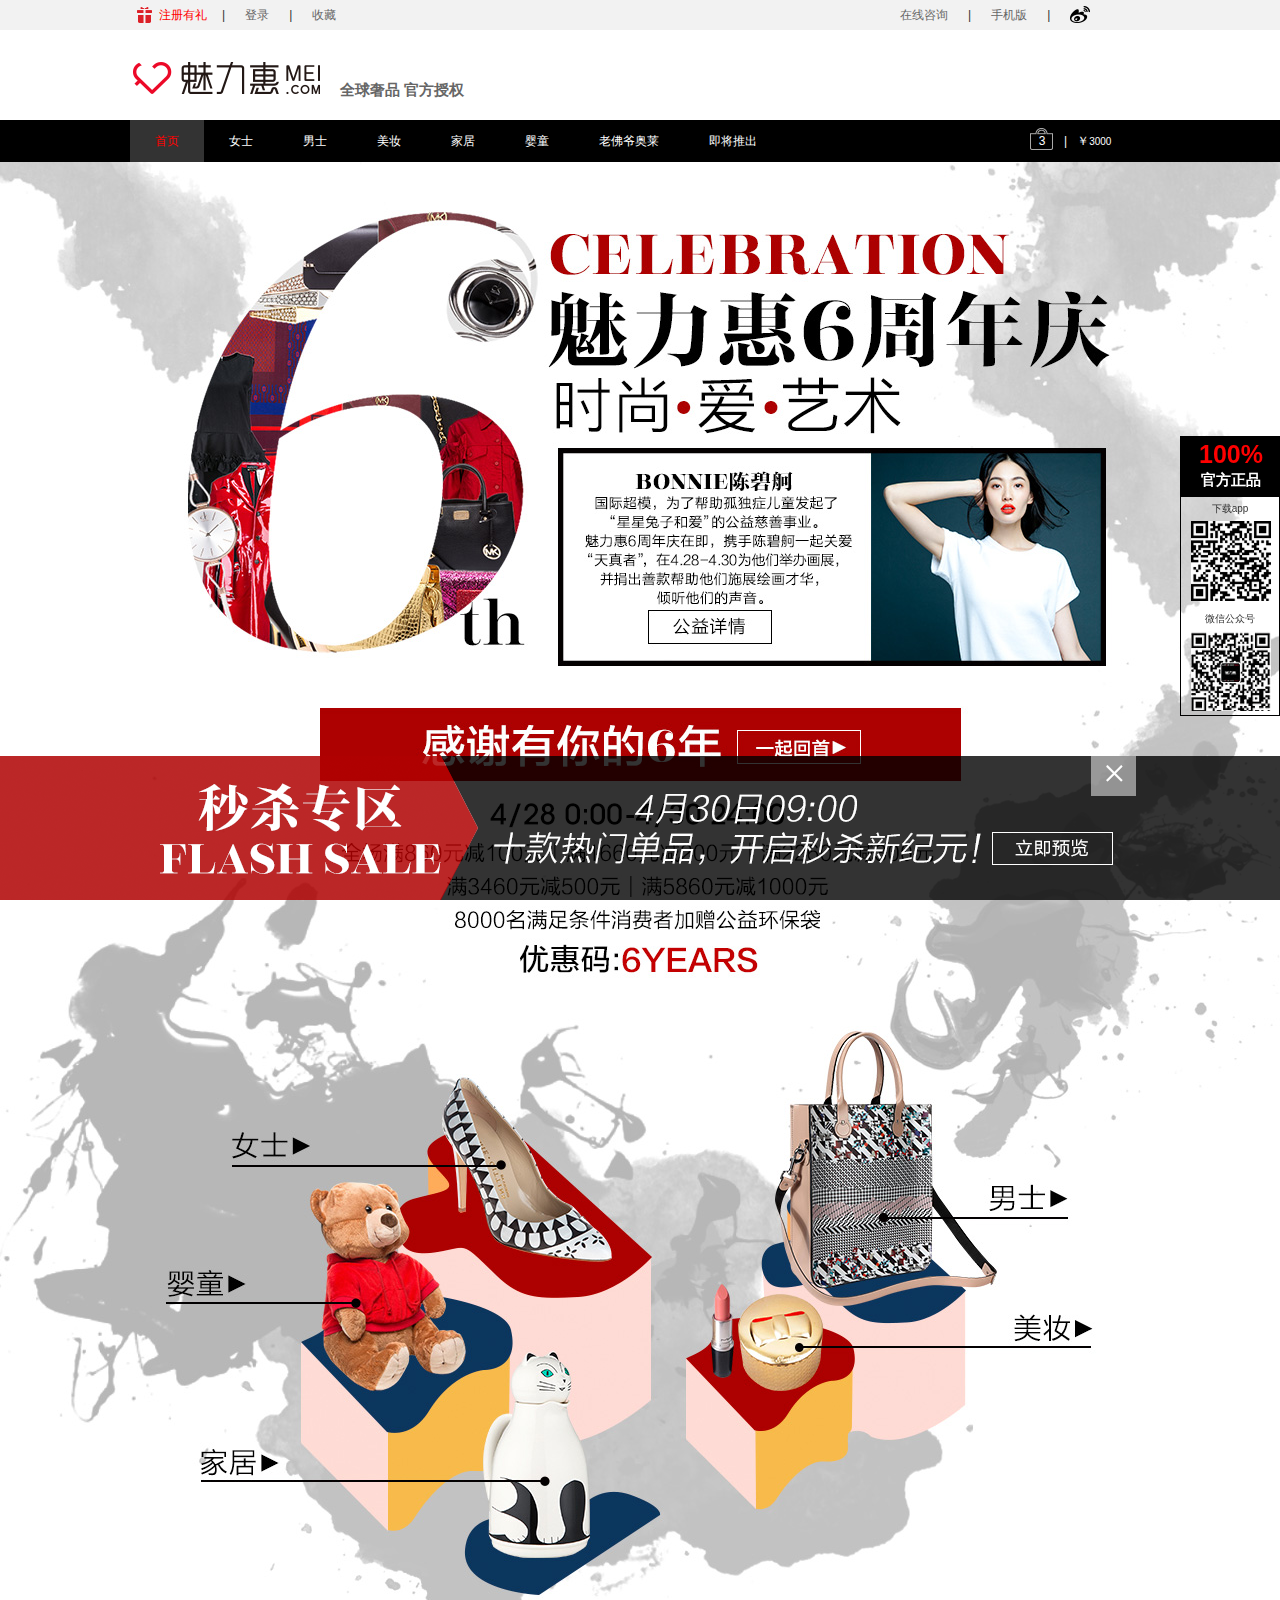
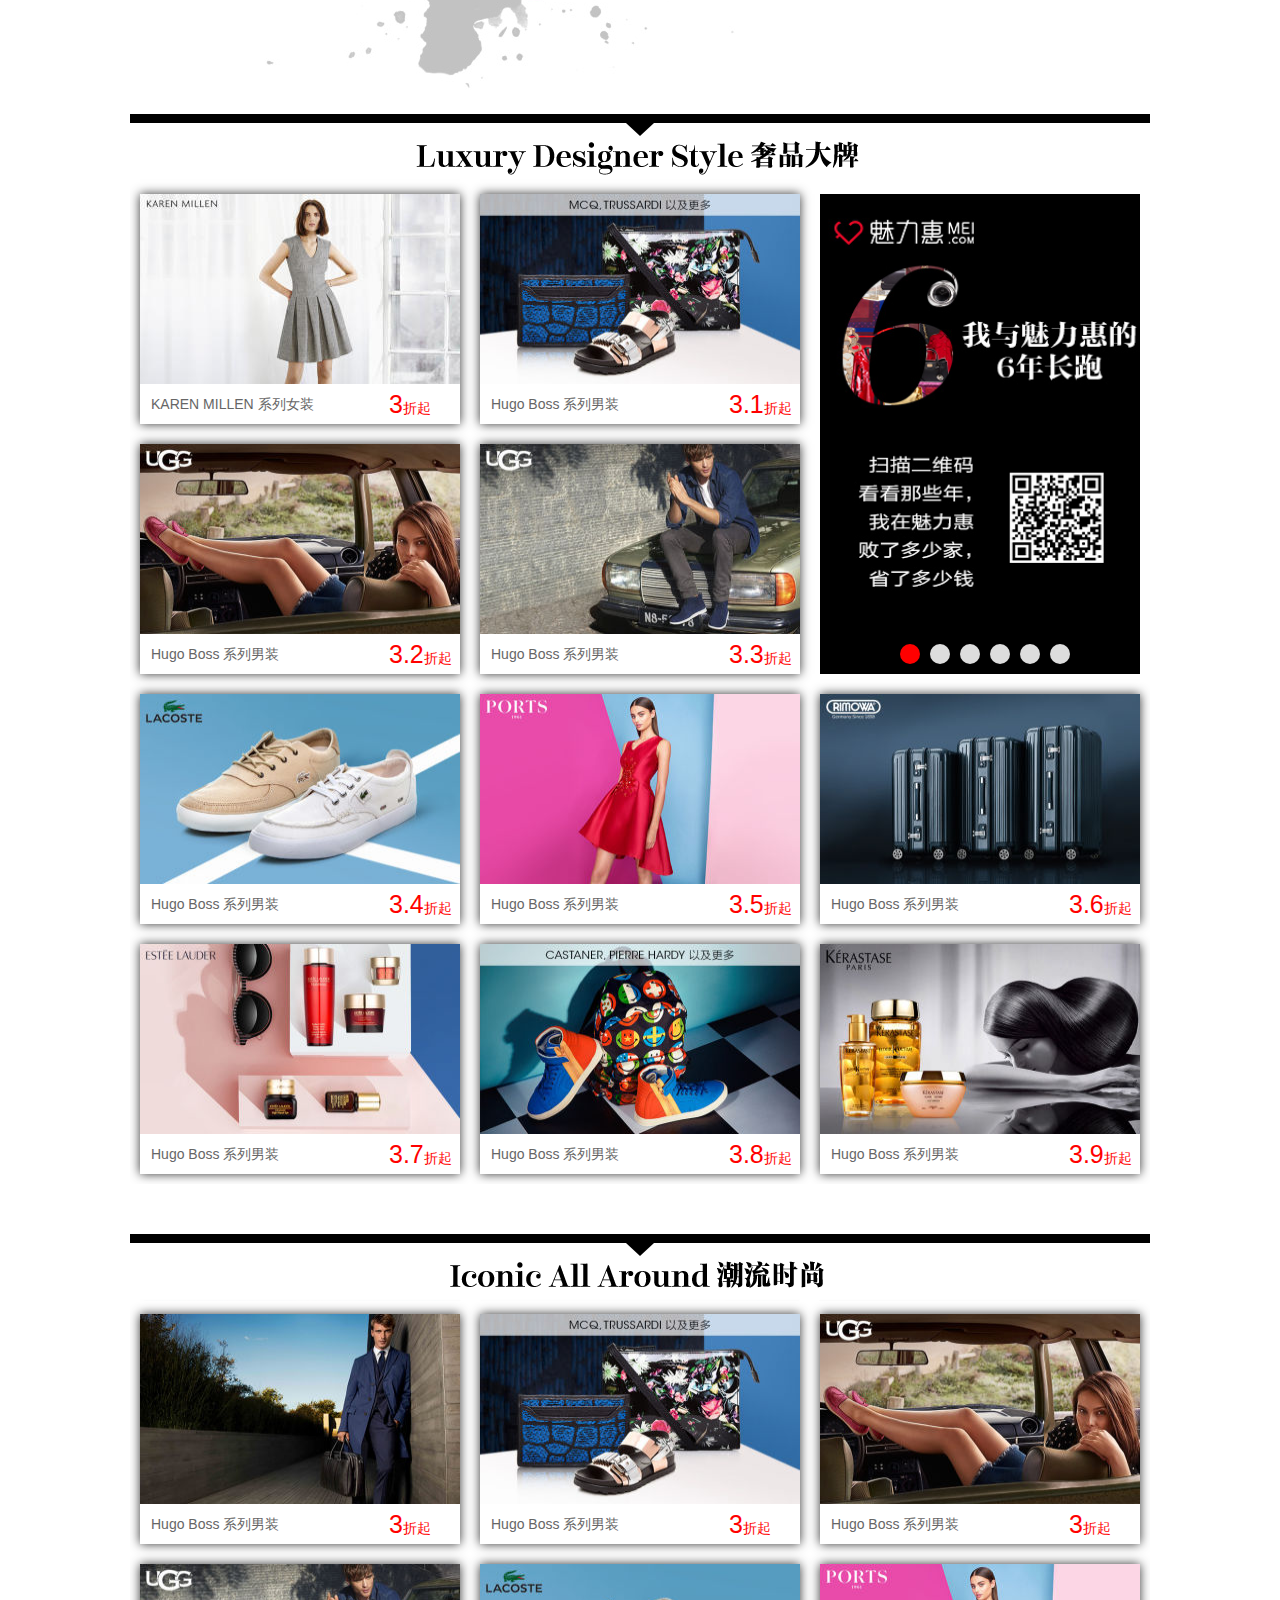
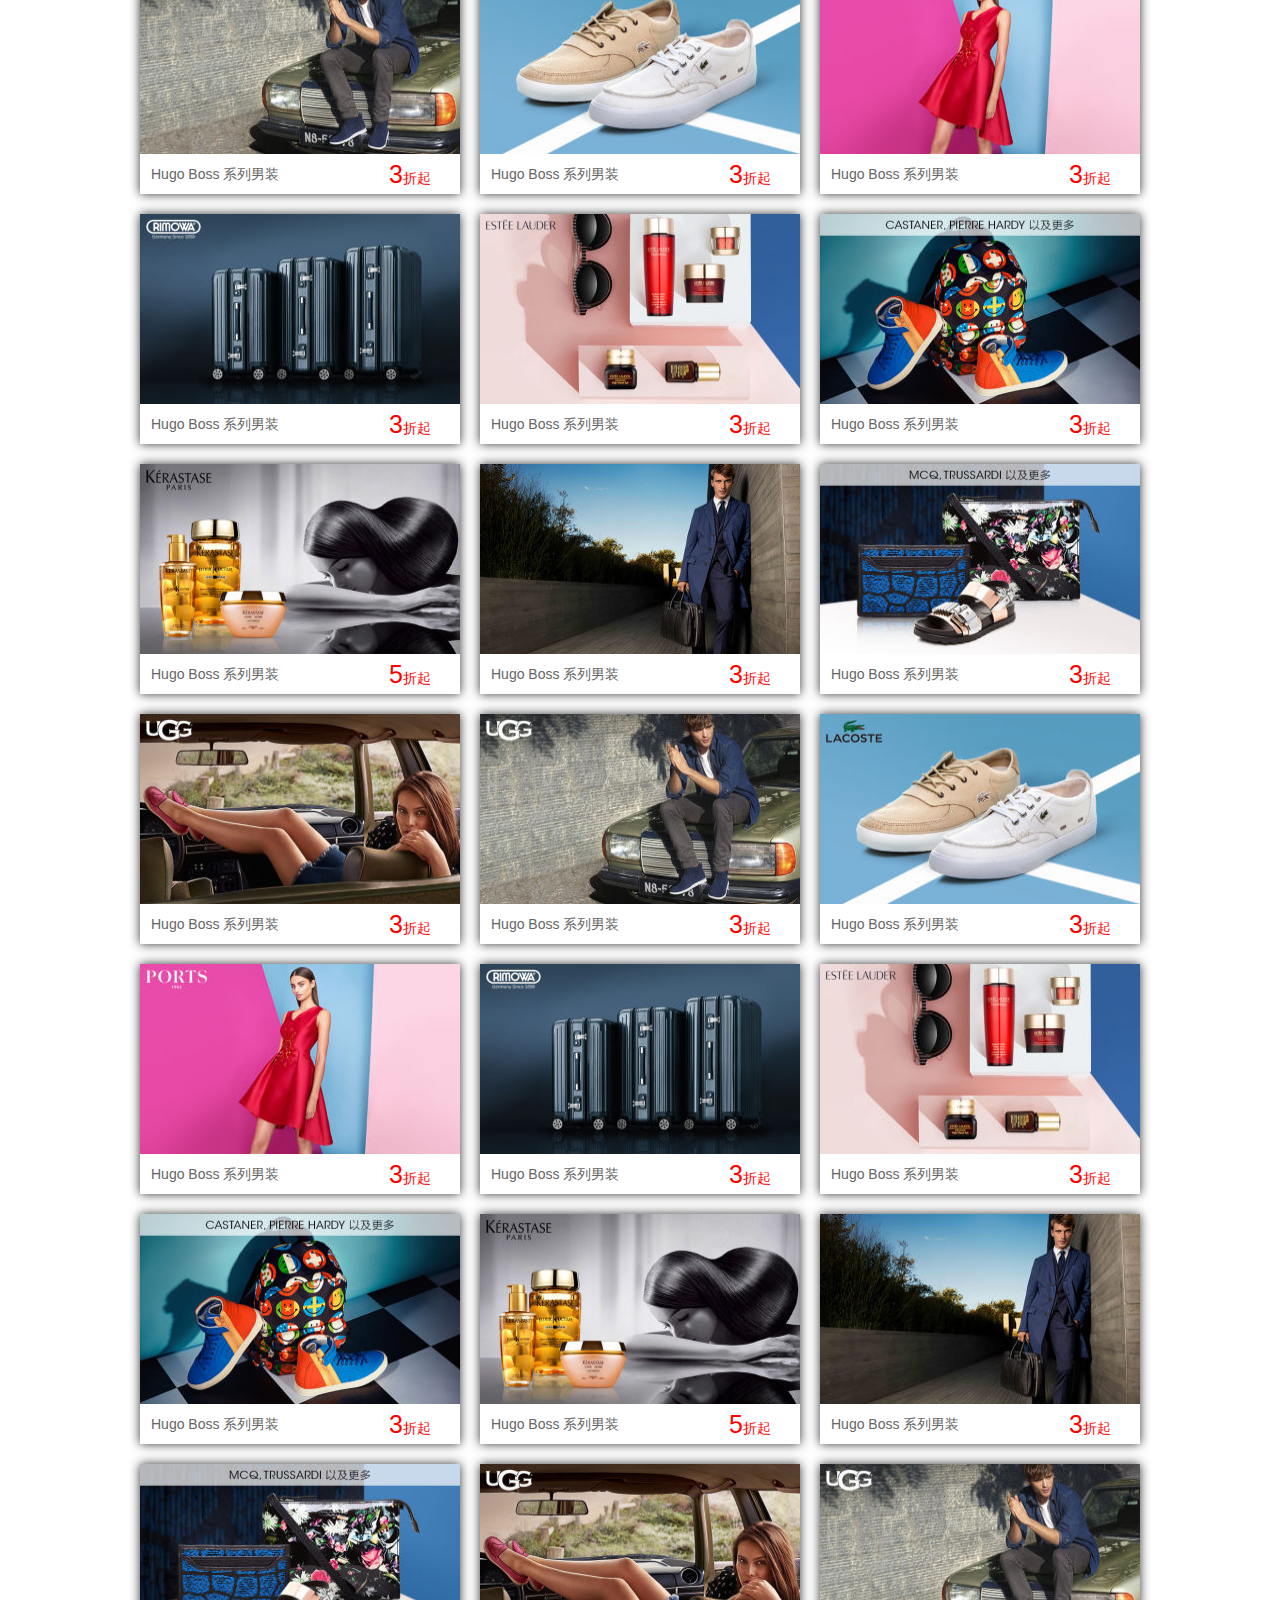
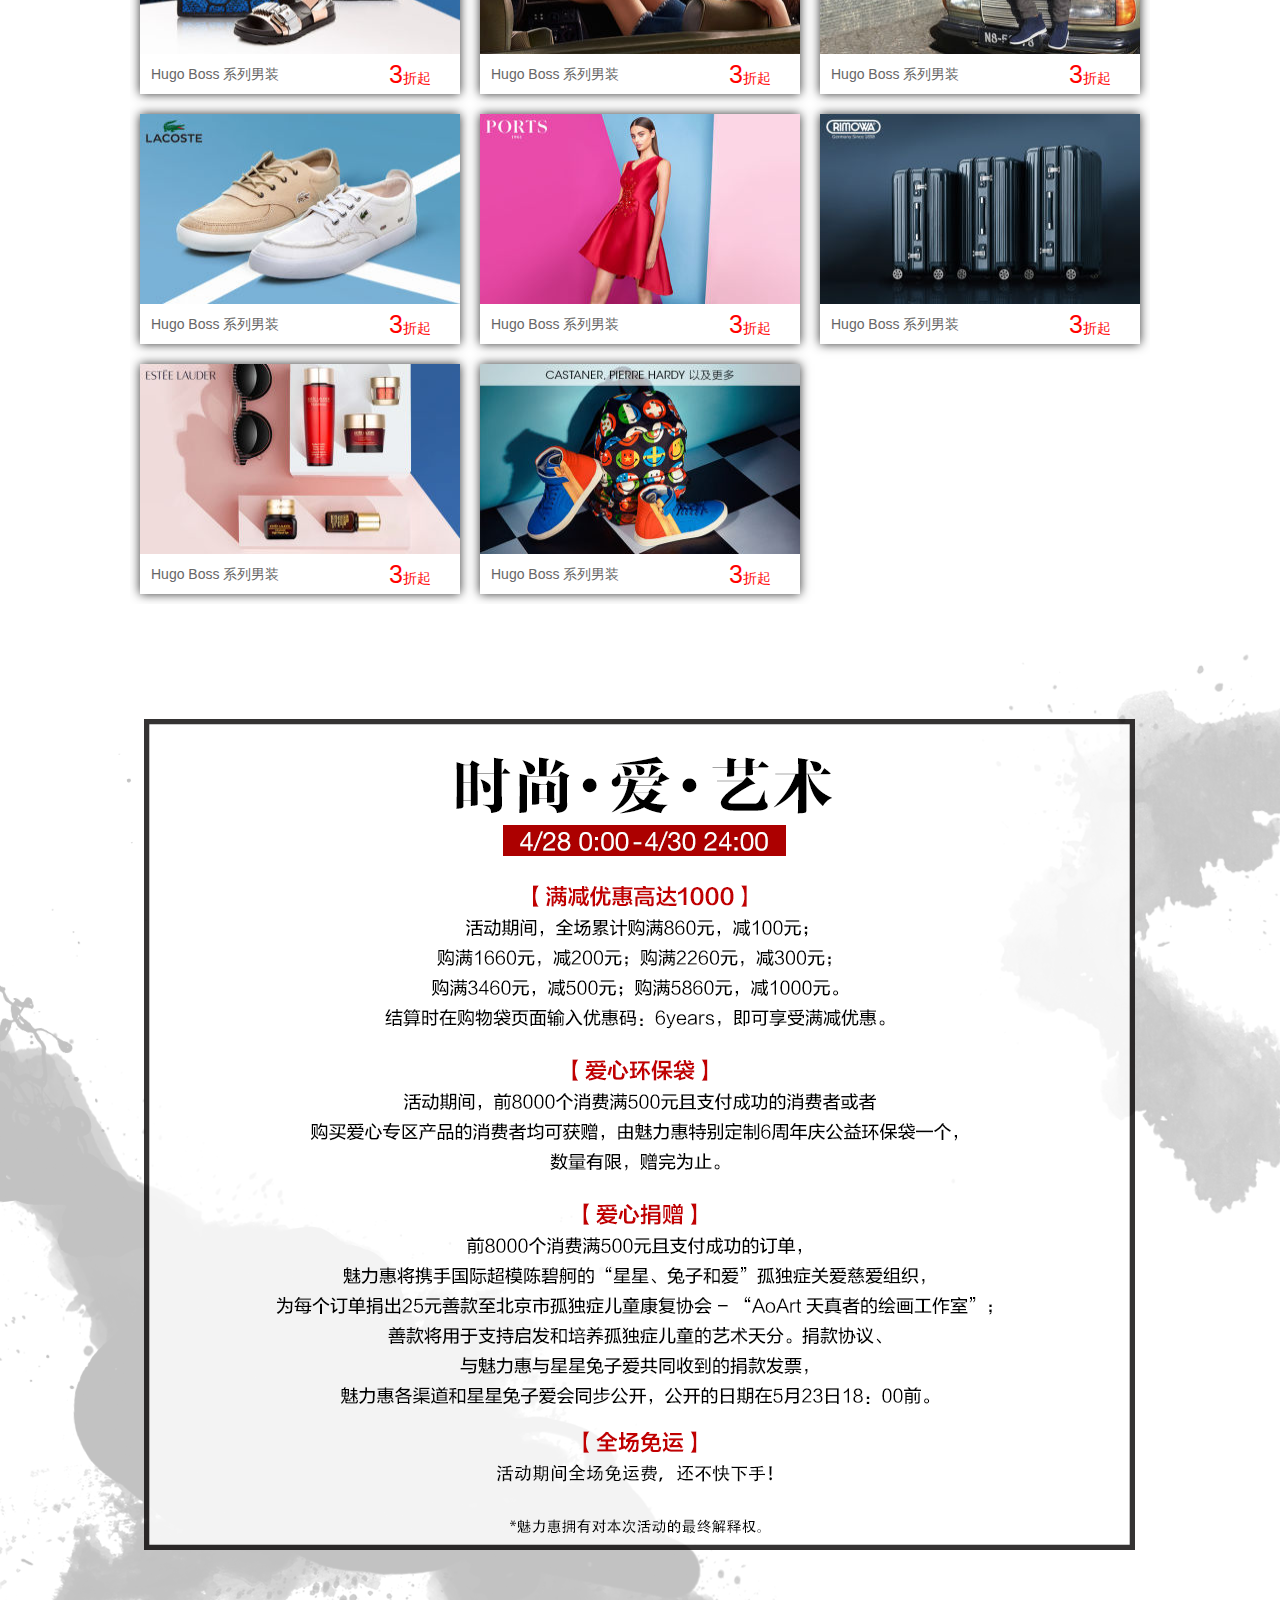
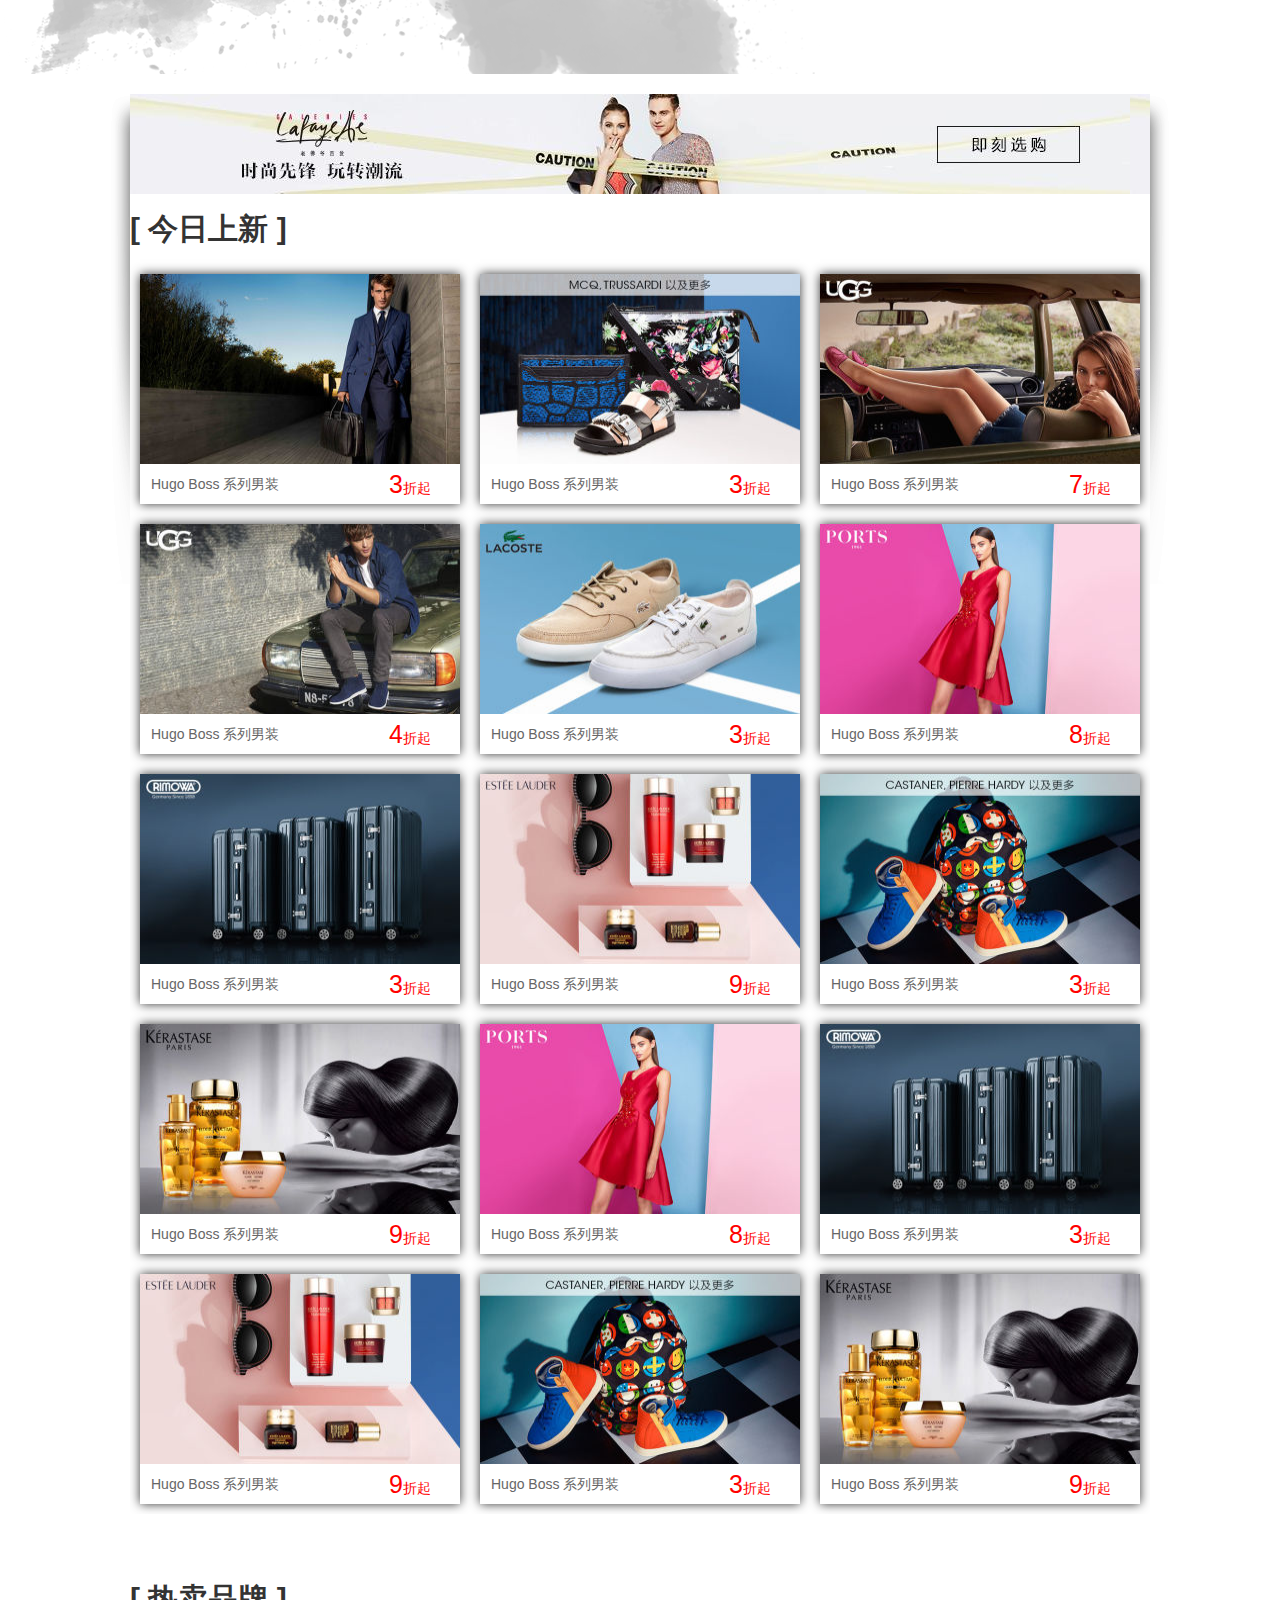
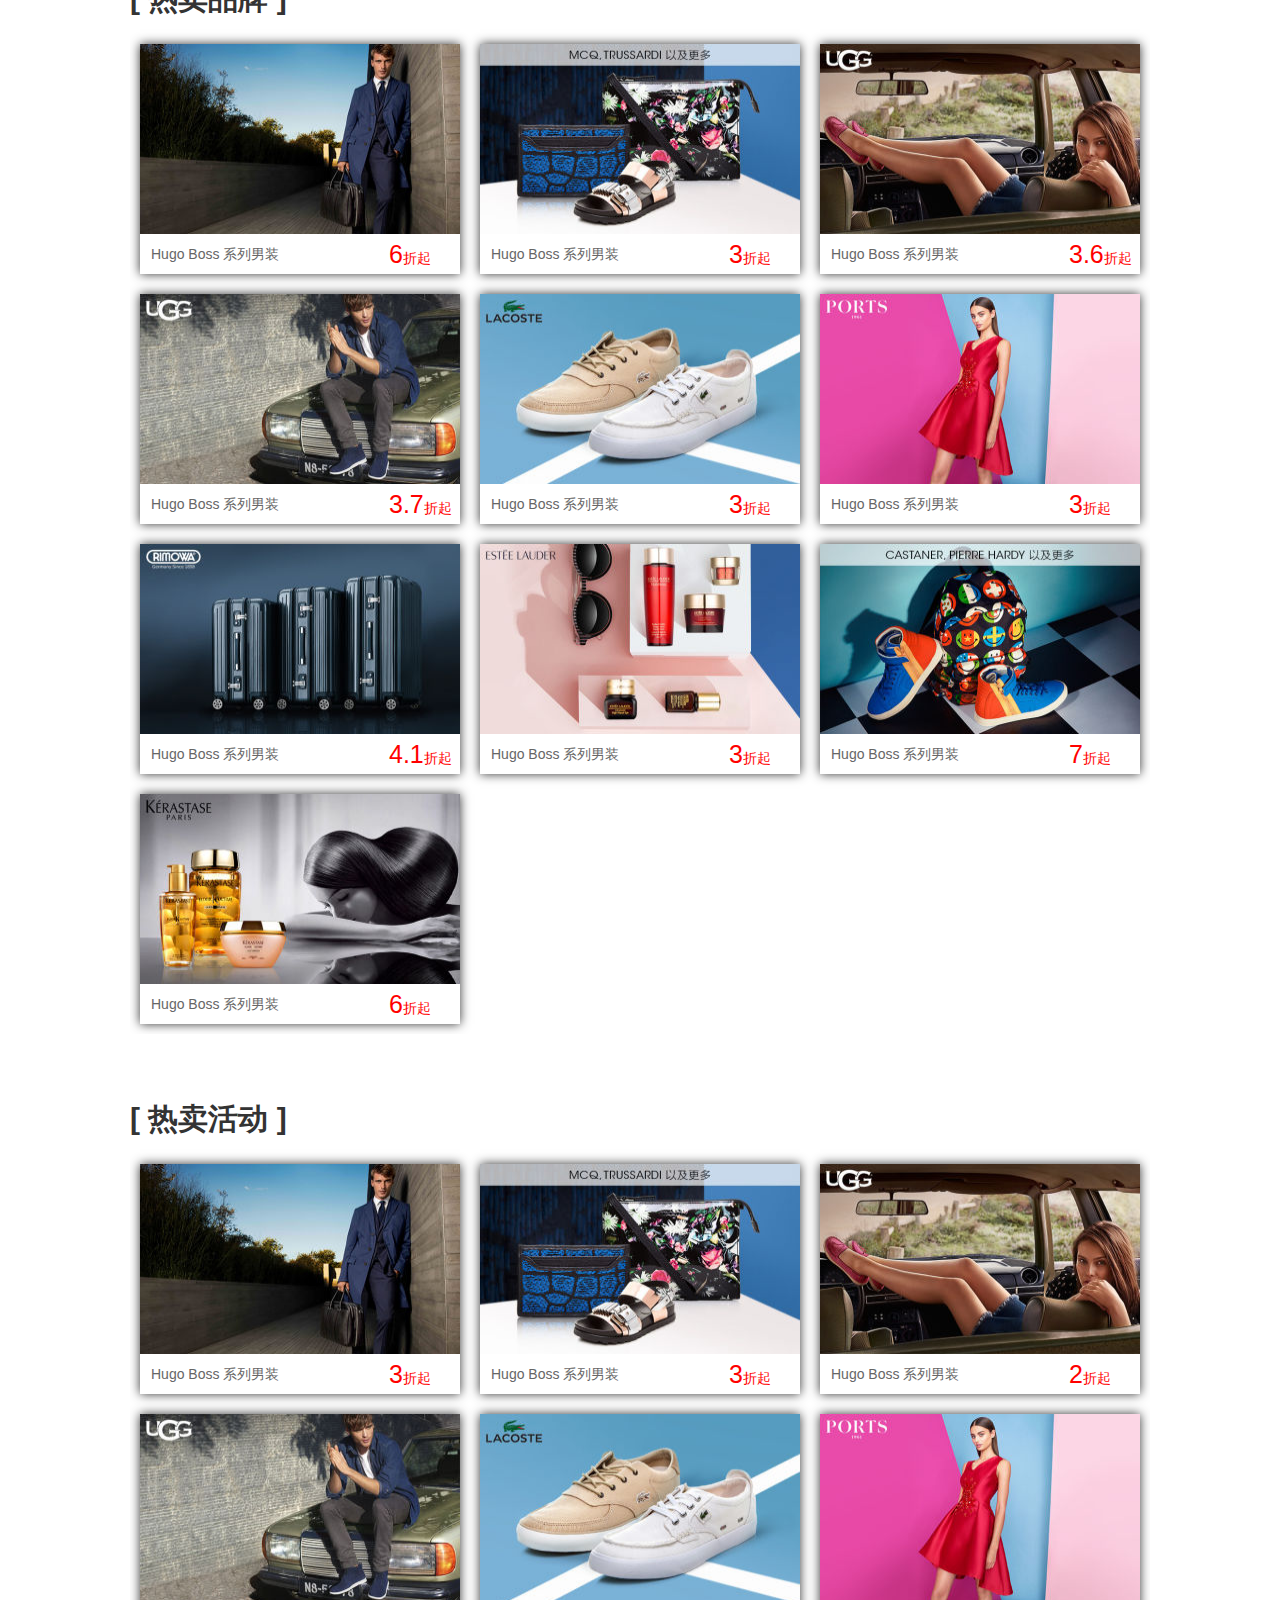
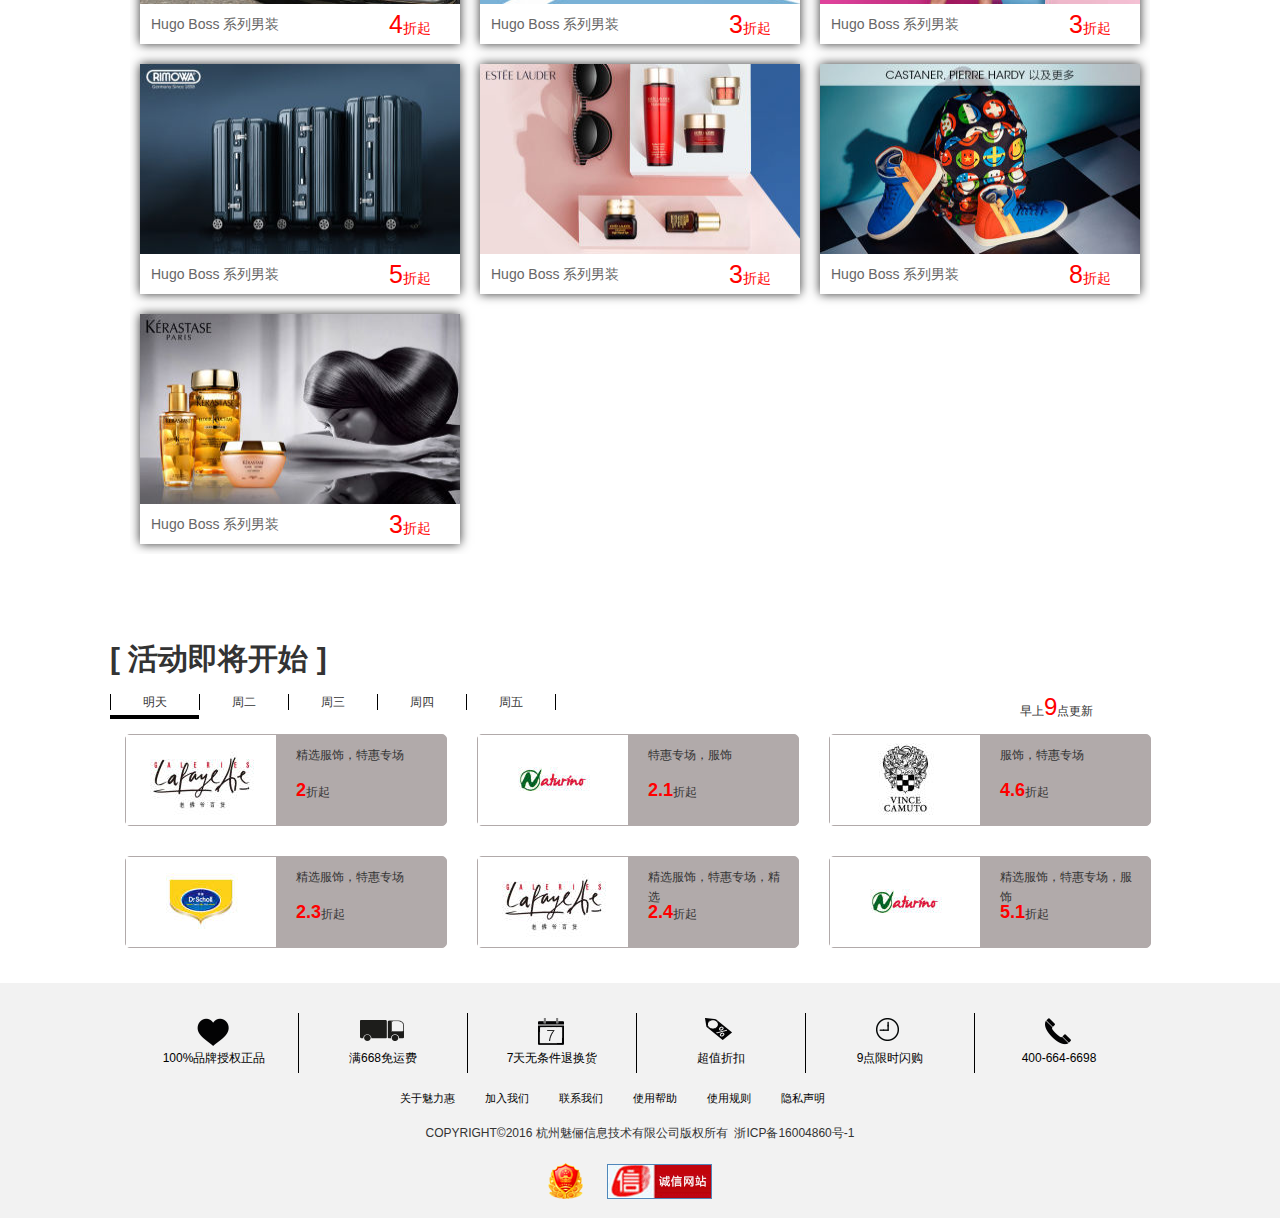
<file: project/index.html>
<!DOCTYPE html>
<html lang="en">

<head>
    <meta charset="UTF-8">
    <title>魅力惠时尚奢侈品牌</title>
    <link rel="stylesheet" href="css/base.css">
    <link rel="stylesheet" href="css/index.css">
    <link rel="stylesheet" href="css/pagination.css">
    <link rel="shortcut icon" href="images/favicon.ico">
    <script src="js/jquery-1.11.1.min.js"></script>
    <script src="js/jquery.cookie.js"></script>
    <script src="js/common.js"></script>
    <script src="js/index.js"></script>
    <script src="js/jquery.pagination.js"></script>
</head>

<body>
    <!--   header start-->
    <div id="header">
        <div id="header_top">
            <div class="service">
                <ul class="service_guide">
                    <li class="first"><img src="images/zhuceyouli.gif" alt=""><a href="html/register.html">注册有礼</a></li>
                    <li>|</li>
                    <li id="denglu"><a href="html/login.html">登录</a></li>
                    <li>|</li>
                    <li><a href="#">收藏</a></li>
                </ul>
                <ul class="service_consulting">
                    <li>
                        <a href="#">在线咨询</a></li>
                    <li>|</li>
                    <li id="mobile">
                        <a href="#">手机版
                        </a>
                        <p>
                            <img src="images/mobileQRcode.png" alt=""><span>扫描下载APP</span>
                        </p>
                    </li>
                    <li>|</li>
                    <li class="last">
                        <a href="#"></a>
                    </li>
                </ul>
            </div>
        </div>
        <div id="header_center">
            <div class="logo">
                <h1 class="logo_img"><a href="index.html"></a></h1>
                <div class="logo_txt">全球奢品 官方授权</div>
            </div>
        </div>
        <div id="header_bottom">
            <div class="nav">
                <ul class="list">
                    <!--                导航隐藏部分 开始-->
                    <li>
                        <a href="index.html" style="background:rgba(255,255,255,0.2);color:red;">首页</a>
                    </li>
                    <li>
                        <a href="html/women.html">女士</a>

                        <div class="women hide">
                            <div class="hot">
                                <h4>热门活动</h4>
                                <ul>
                                    <li><a href="#">关爱“天真者” 特别献礼</a></li>
                                    <li><a href="#">PORTS 世界灵魂时尚女装</a></li>
                                    <li><a href="#">ZHUELLA "珍"爱母亲珍珠专场</a></li>
                                    <li><a href="#">RENE CAOVILLA 高端奢华女鞋</a></li>
                                    <li><a href="#">MO&Co 自由之旅时尚女装</a></li>
                                    <li><a href="#">MO&CO 城市浪游族潮流女装</a></li>
                                    <li><a href="#">MO&CO.EDITION 艺术变奏浪漫女装</a></li>
                                </ul>
                                <p><a href="#">查看所有活动</a></p>
                            </div>
                            <div class="classification">
                                <h4>商品分类</h4>
                                <ul>
                                    <li><a href="#">配饰</a></li>
                                    <li><a href="#">包袋</a></li>
                                    <li><a href="#">手表&首饰</a></li>
                                    <li><a href="#">服饰</a></li>
                                    <li><a href="#">鞋履</a></li>
                                    <li><a href="#">眼镜</a></li>
                                </ul>
                            </div>
                        </div>

                    </li>
                    <li>
                        <a href="html/man.html">男士</a>


                        <div class="man hide">
                            <div class="hot">
                                <h4>热门活动</h4>
                                <ul>
                                    <li><a href="#">关爱“天真者” 特别献礼</a></li>
                                    <li><a href="#">PORTS 世界灵魂时尚女装</a></li>
                                    <li><a href="#">ZHUELLA "珍"爱母亲珍珠专场</a></li>
                                    <li><a href="#">RENE CAOVILLA 高端奢华女鞋</a></li>
                                    <li><a href="#">MO&Co 自由之旅时尚女装</a></li>
                                    <li><a href="#">MO&CO 城市浪游族潮流女装</a></li>
                                    <li><a href="#">MO&CO.EDITION 艺术变奏浪漫女装</a></li>
                                </ul>
                                <p><a href="#">查看所有活动</a></p>
                            </div>
                            <div class="classification">
                                <h4>商品分类</h4>
                                <ul>
                                    <li><a href="#">配饰</a></li>
                                    <li><a href="#">包袋</a></li>
                                    <li><a href="#">手表&首饰</a></li>
                                    <li><a href="#">服饰</a></li>
                                    <li><a href="#">鞋履</a></li>
                                    <li><a href="#">眼镜</a></li>
                                </ul>

                            </div>
                        </div>


                    </li>
                    <li>
                        <a href="html/beauty.html">美妆</a>

                        <div class="beauty hide">
                            <div class="hot">
                                <h4>热门活动</h4>
                                <ul>
                                    <li><a href="#">关爱“天真者” 特别献礼</a></li>
                                    <li><a href="#">PORTS 世界灵魂时尚女装</a></li>
                                    <li><a href="#">ZHUELLA "珍"爱母亲珍珠专场</a></li>
                                    <li><a href="#">RENE CAOVILLA 高端奢华女鞋</a></li>
                                    <li><a href="#">MO&Co 自由之旅时尚女装</a></li>
                                    <li><a href="#">MO&CO 城市浪游族潮流女装</a></li>
                                    <li><a href="#">MO&CO.EDITION 艺术变奏浪漫女装</a></li>
                                </ul>
                                <p><a href="#">查看所有活动</a></p>
                            </div>
                            <div class="classification">
                                <h4>商品分类</h4>
                                <ul>
                                    <li><a href="#">配饰</a></li>
                                    <li><a href="#">包袋</a></li>
                                    <li><a href="#">手表&首饰</a></li>
                                    <li><a href="#">服饰</a></li>
                                    <li><a href="#">鞋履</a></li>
                                    <li><a href="#">眼镜</a></li>
                                </ul>
                            </div>
                        </div>

                    </li>
                    <li>
                        <a href="html/family.html">家居</a>

                        <div class="family hide">
                            <div class="hot">
                                <h4>热门活动</h4>
                                <ul>
                                    <li><a href="#">关爱“天真者” 特别献礼</a></li>
                                    <li><a href="#">PORTS 世界灵魂时尚女装</a></li>
                                    <li><a href="#">ZHUELLA "珍"爱母亲珍珠专场</a></li>
                                    <li><a href="#">RENE CAOVILLA 高端奢华女鞋</a></li>
                                    <li><a href="#">MO&Co 自由之旅时尚女装</a></li>
                                    <li><a href="#">MO&CO 城市浪游族潮流女装</a></li>
                                    <li><a href="#">MO&CO.EDITION 艺术变奏浪漫女装</a></li>
                                </ul>
                                <p><a href="#">查看所有活动</a></p>
                            </div>
                            <div class="classification">
                                <h4>商品分类</h4>
                                <ul>
                                    <li><a href="#">配饰</a></li>
                                    <li><a href="#">包袋</a></li>
                                    <li><a href="#">手表&首饰</a></li>
                                    <li><a href="#">服饰</a></li>
                                    <li><a href="#">鞋履</a></li>
                                    <li><a href="#">眼镜</a></li>
                                </ul>
                            </div>
                        </div>

                    </li>
                    <li>
                        <a href="html/baby.html">婴童</a>

                        <div class="baby hide">
                            <div class="hot">
                                <h4>热门活动</h4>
                                <ul>
                                    <li><a href="#">关爱“天真者” 特别献礼</a></li>
                                    <li><a href="#">PORTS 世界灵魂时尚女装</a></li>
                                    <li><a href="#">ZHUELLA "珍"爱母亲珍珠专场</a></li>
                                    <li><a href="#">RENE CAOVILLA 高端奢华女鞋</a></li>
                                    <li><a href="#">MO&Co 自由之旅时尚女装</a></li>
                                    <li><a href="#">MO&CO 城市浪游族潮流女装</a></li>
                                    <li><a href="#">MO&CO.EDITION 艺术变奏浪漫女装</a></li>
                                </ul>
                                <p><a href="#">查看所有活动</a></p>
                            </div>
                            <div class="classification">
                                <h4>商品分类</h4>
                                <ul>
                                    <li><a href="#">配饰</a></li>
                                    <li><a href="#">包袋</a></li>
                                    <li><a href="#">手表&首饰</a></li>
                                    <li><a href="#">服饰</a></li>
                                    <li><a href="#">鞋履</a></li>
                                    <li><a href="#">眼镜</a></li>
                                </ul>
                            </div>
                        </div>

                    </li>
                    <li>
                        <a href="html/lafayetteOLE.html">老佛爷奥莱</a>


                        <div class="lafayetteOLE hide">
                            <div class="hot" style="box-shadow:2px 0 5px #e7e7e7;">
                                <h4>热门活动</h4>
                                <ul>
                                    <li><a href="#">关爱“天真者” 特别献礼</a></li>
                                    <li><a href="#">PORTS 世界灵魂时尚女装</a></li>
                                    <li><a href="#">ZHUELLA "珍"爱母亲珍珠专场</a></li>
                                    <li><a href="#">RENE CAOVILLA 高端奢华女鞋</a></li>
                                    <li><a href="#">MO&Co 自由之旅时尚女装</a></li>
                                    <li><a href="#">MO&CO 城市浪游族潮流女装</a></li>
                                    <li><a href="#">MO&CO.EDITION 艺术变奏浪漫女装</a></li>
                                </ul>
                                <p><a href="#">查看所有活动</a></p>
                            </div>
                        </div>


                    </li>
                    <li>
                        <a href="html/coming.html">即将推出</a></li>
                </ul>

                <!--                导航隐藏部分 结束-->

                <ul class="list2">
                    <li class="shopping_quantity">
                        <span>3</span>
                        <p>
                            <b></b> 购物车
                            <em style="color:red;">3</em>件商品
                        </p>
                    </li>
                    <li>|</li>
                    <li class="shopping_price">￥<span>3000</span></li>
                </ul>
            </div>
        </div>
    </div>
    <!--   header end-->
    <!--   content start-->
    <div id="content">
        <!--大图开始-->
        <div class="banner">
            <div class="banner_top">
                <a href="#" class="public_welfare" title="我能点击">公益详情</a>
                <a href="#" class="together" title="我能点击">感谢有你的6年</a>
            </div>
            <div class="banner_bottom">
                <ul class="link">
                    <li style="background:#ff0000;"><a href="html/women.html">女士</a></li>
                    <li style="background:#000000;"><a href="html/man.html">男士</a></li>
                    <li style="background:#ff00ff;"><a href="html/baby.html">婴童</a></li>
                    <li style="background:#ffff00;"><a href="html/beauty.html">美妆</a></li>
                    <li style="background:#00ff00;"><a href="html/family.html">家居</a></li>
                </ul>
            </div>

        </div>
        <!--大图结束-->
        <!--   content 商品列表1 start-->
        <div class="commodity">

            <div class="Luxurygoods">
                <h2>奢品大牌</h2>
                <div class="carousel">
                    <ul class="imgs">
                        
                    </ul>
                    <div class="prev">
                        <div></div>
                    </div>
                    <div class="next">
                        <div></div>
                    </div>
                    <div class="btns">
                        
                    </div>
                </div>
            </div>

            <div class="Fashion">
                <h2>潮流时尚</h2>

            </div>
            <div id="Pagination" class="pagination" style="text-align:center;"></div>
        </div>
        <!--   content 商品列表1 end-->

        <!--   content 规则 start-->
        <div class="rules"></div>
        <!--   content 规则 start-->

        <!--   content 商品列表2 start-->
        <div class="commodity2">
            <div class="left_bg"></div>
            <div class="right_bg"></div>
            <a class="now" href="#">即刻选购</a>
            <div class="Today">
                <h3 class="title">[ 今日上新 ]</h3>

            </div>

            <div class="BestSellers">
                <h3 class="title">[ 热卖品牌 ]</h3>

            </div>
            <div class="Activity">
                <h3 class="title">[ 热卖活动 ]</h3>

            </div>
        </div>
        <!--   content 商品列表2 end-->

        <!--   content 活动开始-->
        <div class="activitiesList">
            <h3 class="title">[ 活动即将开始 ]</h3>
            <div class="activitiesHeader">
                <ul class="btns">
                    <li>明天</li>
                    <li>周二</li>
                    <li>周三</li>
                    <li>周四</li>
                    <li class="last">周五</li>
                </ul>
                <div class="underline" style="left:0;"></div>
                <span>早上<em>9</em>点更新</span>
            </div>
            <ul class="activitiesCtn">
                <!------- 明天 开始------------>
                <li class="tomorrow">

                </li>
                <!------- 明天 结束------------>
                <!------- 周二 开始------------>
                <li class="Tuesday">

                </li>
                <!------- 周二 结束------------>
                <!------- 周三 开始------------>
                <li class="Wednesday">

                </li>
                <!------- 周三 结束------------>
                <!------- 周四 开始------------>
                <li class="Thursday">

                </li>
                <!------- 周四 结束------------>
                <!------- 周五 开始------------>
                <li class="Friday">

                </li>
                <!------- 周五 结束------------>
            </ul>
        </div>
        <!--   content 活动结束-->
    </div>


    <!--   content end-->

    <!--footer start-->
    <div id="footer">
        <div class="bottom">
            <ul class="footer_nav">
                <li class="a1"><a href="#">100%品牌授权正品</a></li>
                <li class="a2"><a href="#">满668免运费</a></li>
                <li class="a3"><a href="#">7天无条件退换货</a></li>
                <li class="a4"><a href="#">超值折扣</a></li>
                <li class="a5"><a href="#">9点限时闪购 </a></li>
                <li class="a6"><a href="#">400-664-6698</a></li>
            </ul>
            <ul class="footer_link">
                <li><a href="#">关于魅力惠</a></li>
                <li><a href="#">加入我们</a></li>
                <li><a href="#">联系我们</a></li>
                <li><a href="#">使用帮助</a></li>
                <li><a href="#">使用规则</a></li>
                <li><a href="#">隐私声明</a></li>
            </ul>
            <p class="copyright">COPYRIGHT©2016 杭州魅俪信息技术有限公司版权所有&nbsp;&nbsp;浙ICP备16004860号-1</p>
            <div class="license">
                <img src="images/badge.jpg" alt="">
                <img src="images/sincerity.jpg" alt="">
            </div>
        </div>
    </div>

    <!--footer end-->

    <!--    秒杀  开始-->
    <div id="seckill1">
    </div>
    <div id="seckill2">
        <div class="content">
            <div class="close"></div>
            <div class="Panic_buying"><a href="#">立即抢购</a></div>
        </div>
    </div>
    <!--    秒杀  结束-->

    <!--   二维码 开始   -->
    <div id="erweima">
        <div class="explain">
            <div>100%</div>
            <p>官方正品</p>
        </div>
        <span>下载app</span>
        <img src="images/appQRcode.jpg" alt="">
        <span>微信公众号</span>
        <img src="images/wechat.jpg" alt="">
    </div>
    <!--   二维码及 结束   -->

    <!--   一键置顶 开始   -->
    <div id="totop">
        返回顶部
        <div class="toparrow"></div>
    </div>

    <!--   一键置顶 结束   -->


</body>

</html>

<!--主页图片外包层构架
<div class="wrap">
    <a href="html/details.html">
        <div class="wrap_box">
            <img src="images/shop10.jpg" alt="">
            <div class="mask">
                <p>购买5件3折</p>
            </div>

        </div>
        <div class="wrap_introduce">
            <span>Hugo Boss 系列男装</span>
            <span class="discount"><em>3</em>
                           折起
                           </span>
        </div>
    </a>
</div>
主页图片外包层构架-->
<!--主页底部活动外包层构架
<div class="box">
    <dl class="introduce">
        <dt><img src="images/activity2.jpg" alt=""></dt>
        <dd>
            <p>精选服饰，特惠专场</p>
            <span>
                                <em>0.9</em>
                                折起
                            </span>
        </dd>
    </dl>
    <div class="mask">
        <div class="subscribe">
            <a href="#">预览</a>|
            <a href="#">订购</a>
        </div>
    </div>
</div>
主页底部活动外包层构架-->
</file>
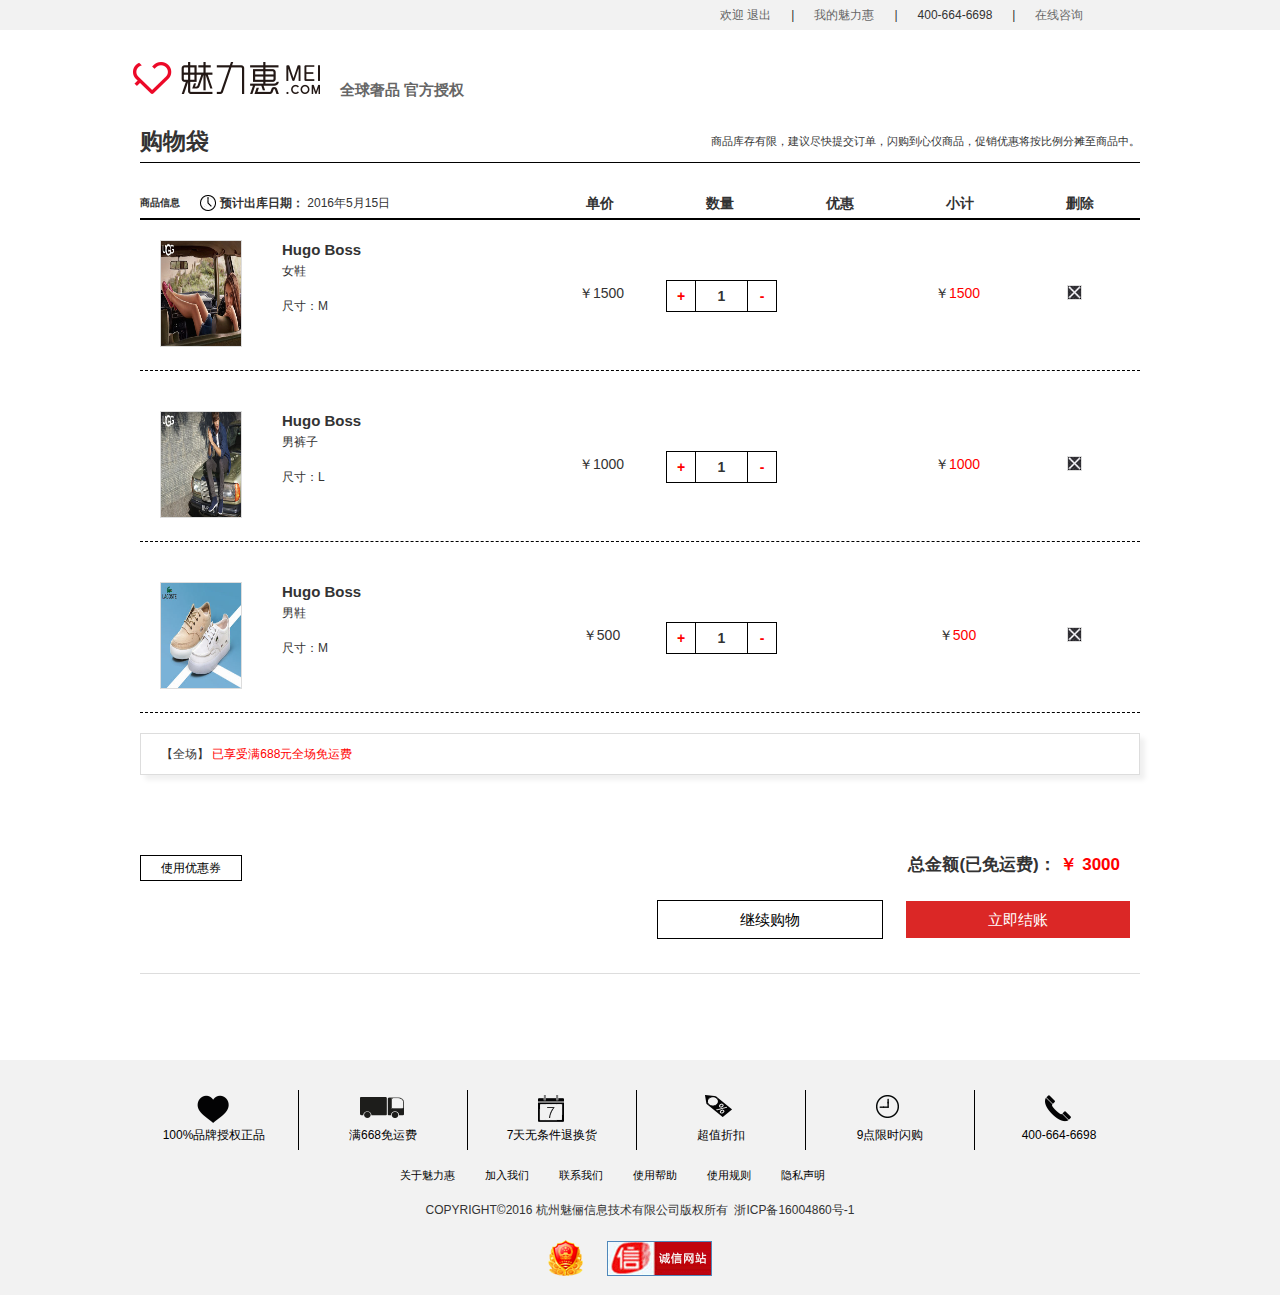
<file: project/html/bag.html>
<!DOCTYPE html>
<html lang="en">

<head>
    <meta charset="UTF-8">
    <title>购物袋</title>
    <script src="../js/jquery-1.11.1.min.js"></script>
    <script src="../js/jquery.cookie.js"></script>
    <script src="../js/bag.js"></script>
    <link rel="stylesheet" href="../css/base.css">
    <link rel="stylesheet" href="../css/bag.css">
    <link rel="shortcut icon" href="../images/favicon.ico">
</head>

<body>
    <!--   header start-->
    <div id="header">
        <div id="header_top">
            <div class="service">
                <ul class="service_consulting">
                    <li>
                        <a href="#">欢迎&nbsp;退出</a></li>
                    <li>|</li>
                    <li>
                        <a href="#">我的魅力惠</a></li>
                    <li>|</li>
                    <li>
                        400-664-6698</li>
                    <li>|</li>
                    <li>
                        <a href="#">在线咨询
                        </a>
                    </li>
                </ul>
            </div>
        </div>
        <div id="header_center">
            <div class="logo">
                <h1 class="logo_img"><a href="../index.html"></a></h1>
                <div class="logo_txt">全球奢品 官方授权</div>
            </div>
        </div>
    </div>
    <!--   header end-->

    <!--   content start-->
    <div id="content">
        <div id="cart">
            <div class="title">
                <h2>购物袋</h2>
                <p>商品库存有限，建议尽快提交订单，闪购到心仪商品，促销优惠将按比例分摊至商品中。</p>
            </div>
            <div class="information">
                <div>
                    <h5>商品信息</h5>
                    <span class="day">预计出库日期：</span>
                    <span>2016年5月15日</span>
                </div>
                <ul class="titles">
                    <li>单价</li>
                    <li>数量</li>
                    <li>优惠</li>
                    <li>小计</li>
                    <li>删除</li>
                </ul>
            </div>
            <!---------------购物车详情部分 开始------------------->
<!--
            <div class="goods">
                <img src="../images/shop6.jpg" alt="">
                <div class="massage">
                    <b>Hugo Boss</b>
                    <p> 系列男装</p>
                    <span>尺寸：L</span>
                </div>
                <div class="price">
                    <em>￥</em><span>1013</span>
                </div>
                <div class="number">
                    <p>
                        <b class="add" onselectstart="return false">+</b>
                        <b class="num">1</b>
                        <b class="reduce" onselectstart="return false">-</b>
                    </p>
                </div>
                <div class="discount">

                </div>
                <div class="subtotal">
                    <em>￥</em><span>1013</span>
                </div>
                <div class="delete">
                    <img src="../images/delete.jpg" alt="">
                </div>
            </div>
-->
            <!------------购物车详情部分 结束----------------->

        </div>
        <div id="cart_bottom">
            <div class="tips">
                【全场】
                <span>已享受满688元全场免运费</span>
            </div>
            <div class="checkout">
                <div class="total">
                    <a href="#">使用优惠券</a>
                    <p>
                        <b>总金额(已免运费)：</b>
                        <em>￥</em>
                        <span id="alltotal">0</span>
                    </p>
                </div>
                <div class="checkout_link">
                    <a href="../index.html" class="continue">继续购物</a>
                    <a href="checkout.html" class="payment">立即结账</a>
                </div>
            </div>
        </div>


    </div>

    <!--   content end-->




    <!--footer start-->
    <div id="footer">
        <div class="bottom">
            <ul class="footer_nav">
                <li class="a1"><a href="#">100%品牌授权正品</a></li>
                <li class="a2"><a href="#">满668免运费</a></li>
                <li class="a3"><a href="#">7天无条件退换货</a></li>
                <li class="a4"><a href="#">超值折扣</a></li>
                <li class="a5"><a href="#">9点限时闪购 </a></li>
                <li class="a6"><a href="#">400-664-6698</a></li>
            </ul>
            <ul class="footer_link">
                <li><a href="#">关于魅力惠</a></li>
                <li><a href="#">加入我们</a></li>
                <li><a href="#">联系我们</a></li>
                <li><a href="#">使用帮助</a></li>
                <li><a href="#">使用规则</a></li>
                <li><a href="#">隐私声明</a></li>
            </ul>
            <p class="copyright">COPYRIGHT©2016 杭州魅俪信息技术有限公司版权所有&nbsp;&nbsp;浙ICP备16004860号-1</p>
            <div class="license">
                <img src="../images/badge.jpg" alt="">
                <img src="../images/sincerity.jpg" alt="">
            </div>
        </div>
    </div>

    <!--footer end-->
</body>

</html>
</file>
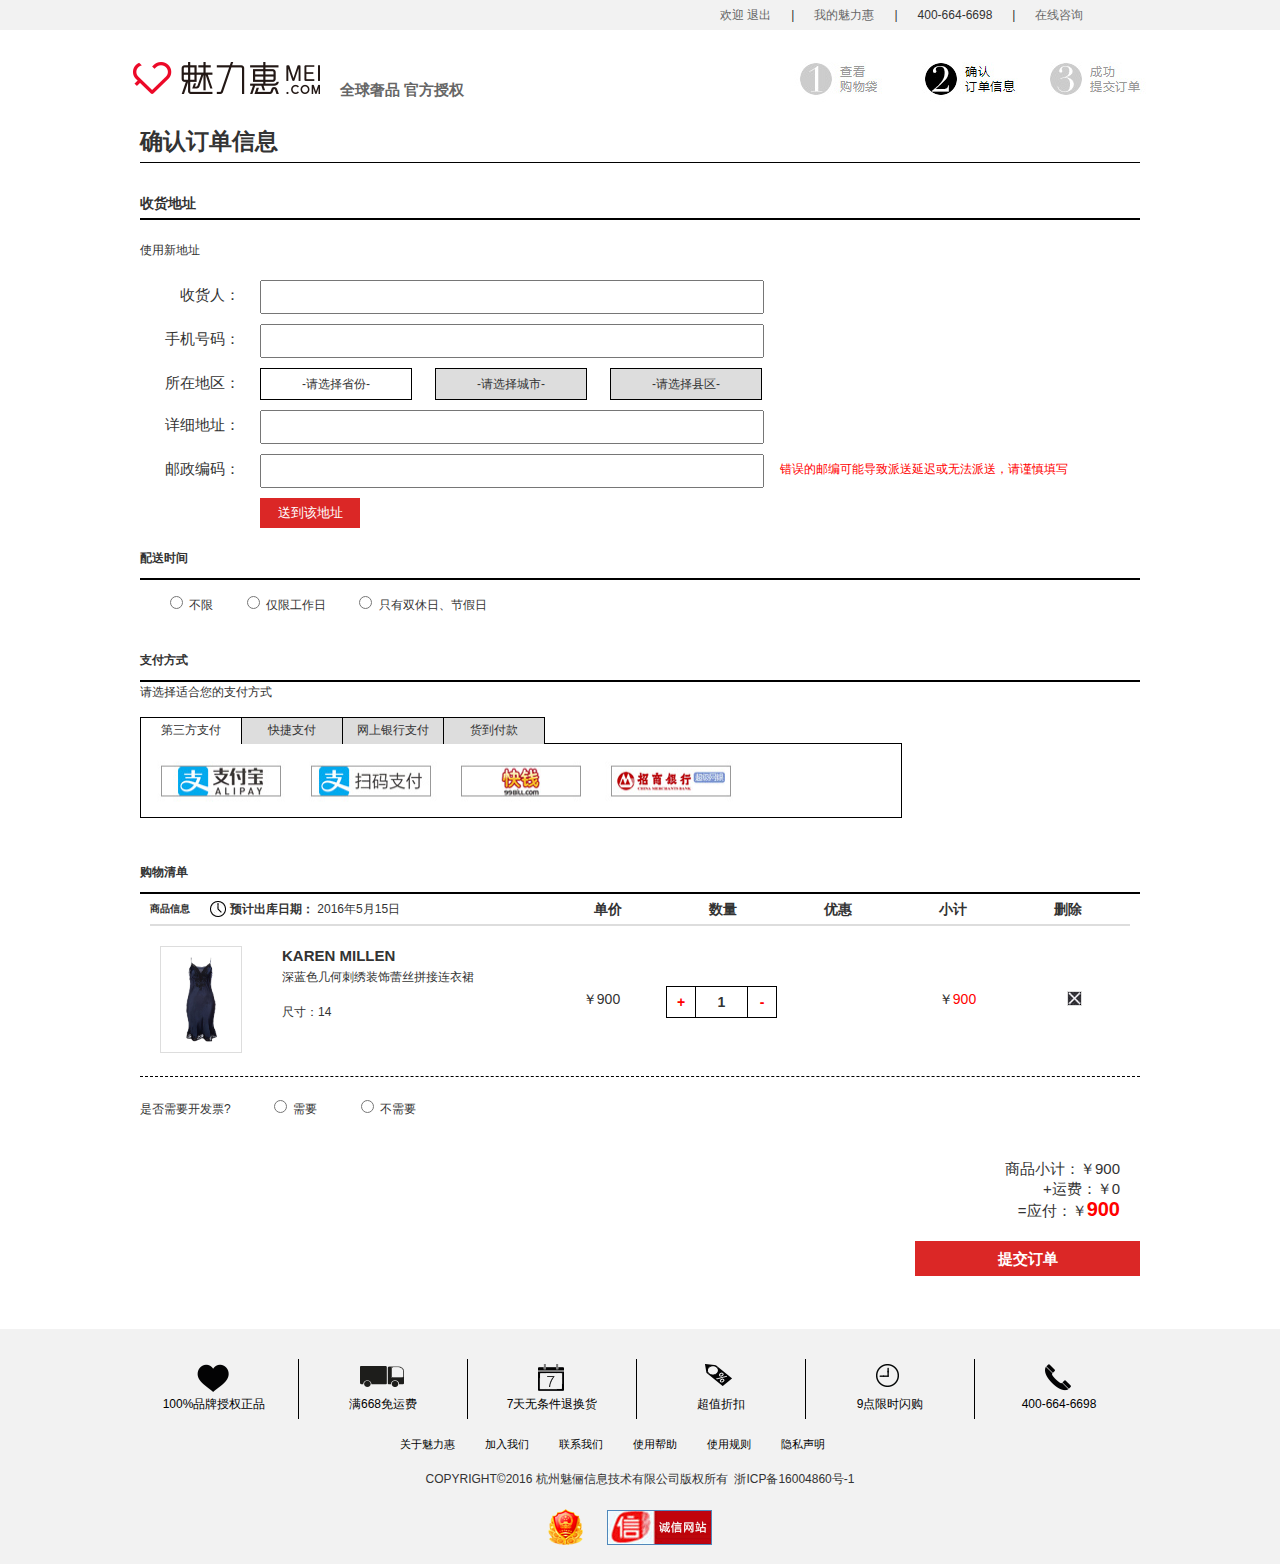
<file: project/html/checkout.html>
<!DOCTYPE html>
<html lang="en">

<head>
    <meta charset="UTF-8">
    <title>确认订单信息</title>
    <script src="../js/jquery-1.11.1.min.js"></script>
    <script src="../js/checkout.js"></script>
    <script src="../js/data.js"></script>
    <link rel="stylesheet" href="../css/base.css">
    <link rel="stylesheet" href="../css/checkout.css">
    <link rel="shortcut icon" href="../images/favicon.ico">
</head>

<body>
    <!--   header start-->
    <div id="header">
        <div id="header_top">
            <div class="service">
                <div class="service_consulting">
                    <div>
                        <a href="#">欢迎&nbsp;退出</a></div>
                    <div>|</div>
                    <div>
                        <a href="#">我的魅力惠</a></div>
                    <div>|</div>
                    <div>
                        400-664-6698</div>
                    <div>|</div>
                    <div>
                        <a href="#">在线咨询
                        </a>
                    </div>
                </div>
            </div>
        </div>
        <div id="header_center">
            <div class="logo">
                <h1 class="logo_img"><a href="../index.html"></a></h1>
                <div class="logo_txt">全球奢品 官方授权</div>
                <div class="process">

                </div>
            </div>

        </div>
    </div>
    <!--   header end-->

    <!--   content start-->
    <div id="content">
        <div id="msg">
            <div class="title">
                <h2>确认订单信息</h2>
            </div>
            <div id="address">
                <h3>收货地址</h3>
                <div style="margin:20px 0;">使用新地址</div>
                <from>
                    <div>
                        <span>收货人：</span>
                        <input type="text" name="" id="">
                    </div>
                    <div>
                        <span>手机号码：</span>
                        <input type="text" name="" id="">
                    </div>
                    <div class="menu">
                        <span>所在地区：</span>




                        <div id="box">
                            <ul id="pro">
                                <ul>-请选择省份-</ul>
                            </ul>
                            <ul id="city">
                                <ul>-请选择城市-</ul>
                            </ul>
                            <ul id="area">
                                <ul>-请选择县区-</ul>
                            </ul>

                        </div>
                    </div>


                    <div>
                        <span>详细地址：</span>
                        <input type="text" name="" id="">
                    </div>
                    <div>
                        <span>邮政编码：</span>
                        <input type="text" name="" id="">
                        <p>错误的邮编可能导致派送延迟或无法派送，请谨慎填写</p>
                    </div>
                    <div class="confirm">
                        <span></span>
                        <input type="submit" name="" id="" value="送到该地址">
                    </div>
                </from>
                <h4>配送时间</h4>
                <div class="delivery">
                    <input type="radio" name="mode" id="buxian">
                    <label for="buxian" onselectstart="return false">不限</label>
                    <input type="radio" name="mode" id="workingday">
                    <label for="workingday" onselectstart="return false">仅限工作日</label>
                    <input type="radio" name="mode" id="holiday">
                    <label for="holiday" onselectstart="return false">只有双休日、节假日</label>
                </div>

                <h4>支付方式</h4>
                <div>请选择适合您的支付方式</div>
                <div class="paymentnav">
                    <ul class="list1">
                        <li>第三方支付</li>
                        <li>快捷支付</li>
                        <li>网上银行支付</li>
                        <li>货到付款</li>
                    </ul>
                    <div class="paymentnav_box">
                        <div class="list2">

                            <img src="../images/checkout0.jpg" alt="">
                            <img src="../images/checkout1.jpg" alt="">
                            <img src="../images/checkout2.jpg" alt="">
                            <img src="../images/checkout3.jpg" alt="">
                        </div>
                    </div>
                </div>


                <h4>购物清单</h4>
                <div class="information">
                    <div>
                        <h5>商品信息</h5>
                        <span class="day">预计出库日期：</span>
                        <span>2016年5月15日</span>
                    </div>
                    <ul class="titles">
                        <li>单价</li>
                        <li>数量</li>
                        <li>优惠</li>
                        <li>小计</li>
                        <li>删除</li>
                    </ul>

                </div>
                <div class="goods">
                    <img src="../images/big0.jpg" alt="">
                    <div class="massage">
                        <b>KAREN MILLEN</b>
                        <p> 深蓝色几何刺绣装饰蕾丝拼接连衣裙</p>
                        <span>尺寸：14</span>
                    </div>
                    <div class="price">
                        <em>￥</em><span>900</span>
                    </div>
                    <div class="number">
                        <p>
                            <b class="add" onselectstart="return false">+</b>
                            <b class="num">1</b>
                            <b class="reduce" onselectstart="return false">-</b>
                        </p>
                    </div>
                    <div class="discount">

                    </div>
                    <div class="subtotal">
                        <em>￥</em><span>900</span>
                    </div>
                    <div class="delete">
                        <img src="../images/delete.jpg" alt="">
                    </div>
                </div>
                <div class="invoice">
                    <span>是否需要开发票?</span>
                    <input type="radio" name="mode" id="need">
                    <label for="need" onselectstart="return false">需要</label>
                    <input type="radio" name="mode" id="unwanted">
                    <label for="unwanted" onselectstart="return false">不需要</label>
                </div>
                <div class="allprice">
                    <div>商品小计：￥<em>1234</em></div>
                    <div>+运费：￥<span>0</span></div>
                    <div class="total">=应付：<span>￥</span><em>1234</em></div>
                    <div class="submit"><a href="#">提交订单</a></div>
                </div>
            </div>

        </div>

    </div>

    <!--   content end-->




    <!--footer start-->
    <div id="footer">
        <div class="bottom">
            <ul class="footer_nav">
                <li class="a1"><a href="#">100%品牌授权正品</a></li>
                <li class="a2"><a href="#">满668免运费</a></li>
                <li class="a3"><a href="#">7天无条件退换货</a></li>
                <li class="a4"><a href="#">超值折扣</a></li>
                <li class="a5"><a href="#">9点限时闪购 </a></li>
                <li class="a6"><a href="#">400-664-6698</a></li>
            </ul>
            <ul class="footer_link">
                <li><a href="#">关于魅力惠</a></li>
                <li><a href="#">加入我们</a></li>
                <li><a href="#">联系我们</a></li>
                <li><a href="#">使用帮助</a></li>
                <li><a href="#">使用规则</a></li>
                <li><a href="#">隐私声明</a></li>
            </ul>
            <p class="copyright">COPYRIGHT©2016 杭州魅俪信息技术有限公司版权所有&nbsp;&nbsp;浙ICP备16004860号-1</p>
            <div class="license">
                <img src="../images/badge.jpg" alt="">
                <img src="../images/sincerity.jpg" alt="">
            </div>
        </div>
    </div>


    <!--footer end-->
</body>


</html>
</file>
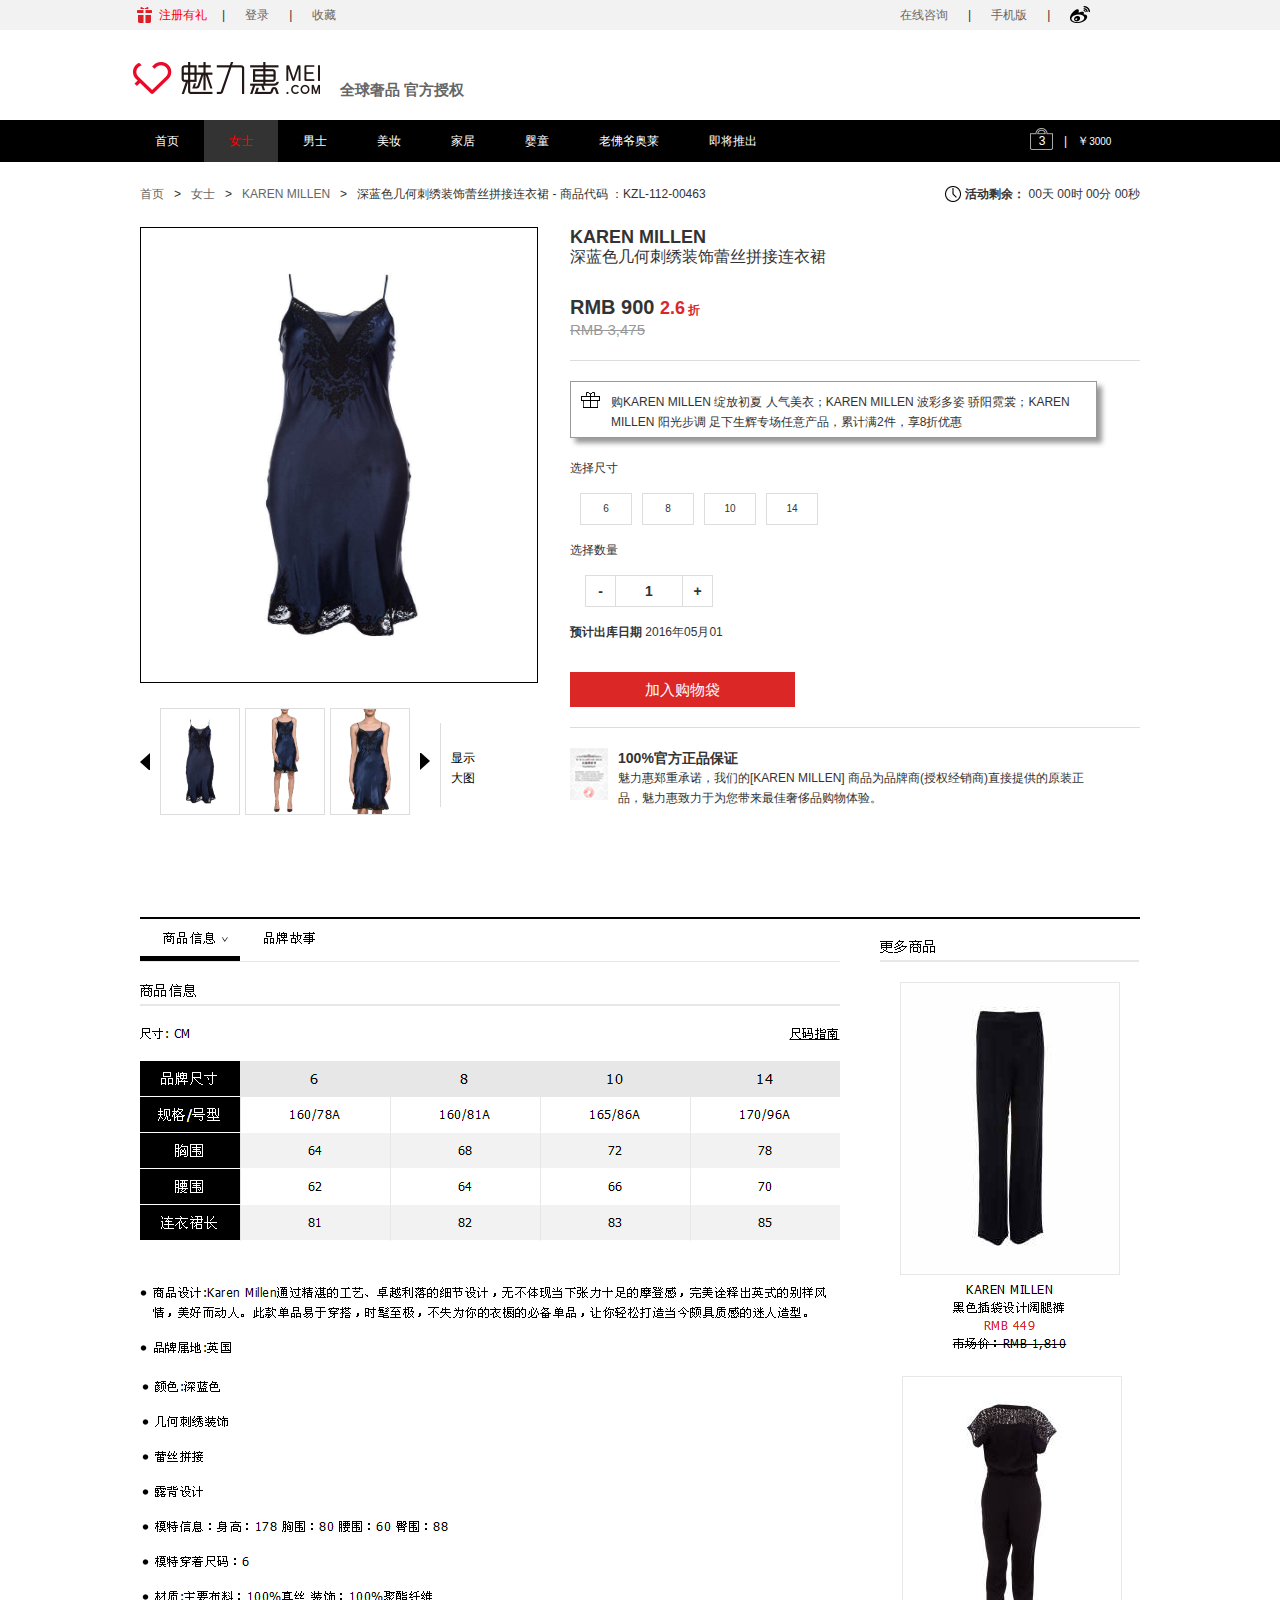
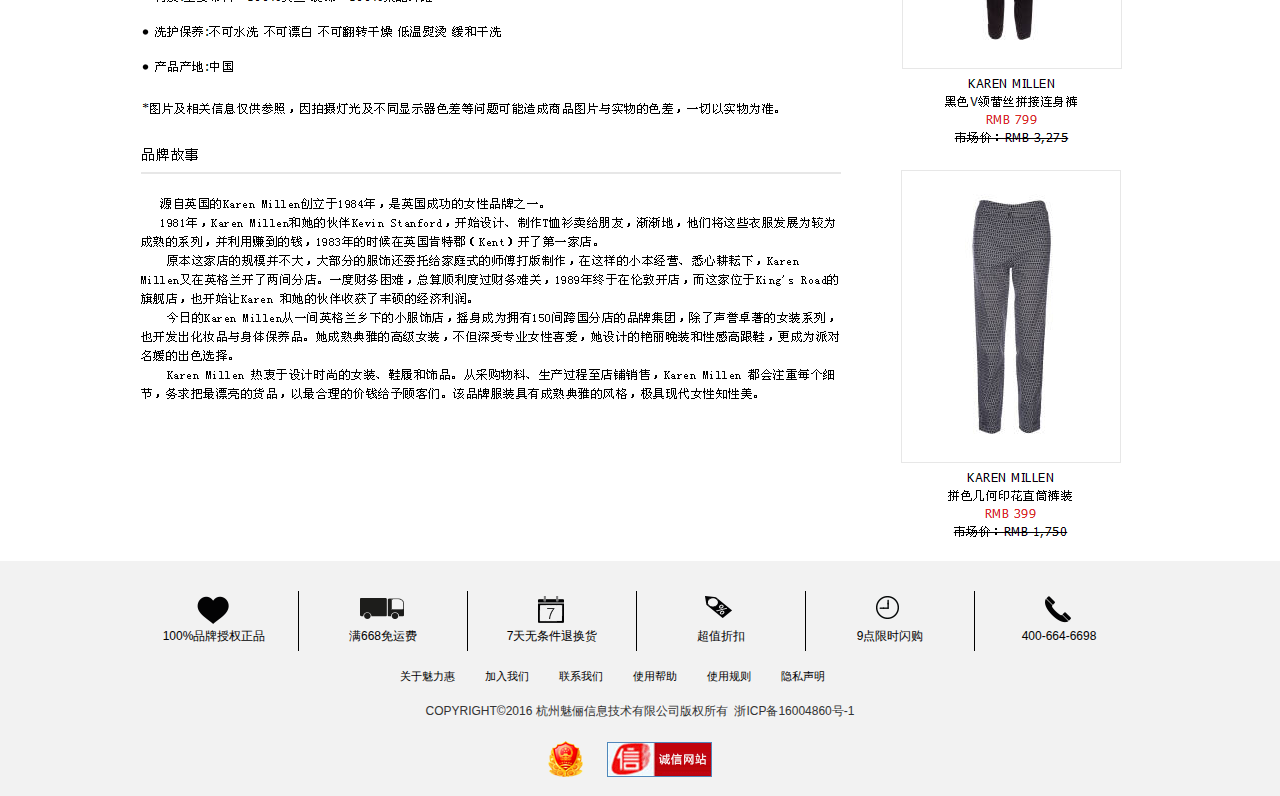
<file: project/html/details.html>
<!DOCTYPE html>
<html lang="en">

<head>
    <meta charset="UTF-8">
    <title>商品详情</title>
    <script src="../js/jquery-1.11.1.min.js"></script>
    <script src="../js/jquery.cookie.js"></script>
    <script src="../js/common.js"></script>
    <script src="../js/details.js"></script>
    <script src="../js/magnifier.js"></script>
    <link rel="stylesheet" href="../css/base.css">
    <link rel="stylesheet" href="../css/details.css">
    <link rel="shortcut icon" href="../images/favicon.ico">
    <script>
    </script>
</head>

<body>
    <!--   header start-->
    <div id="header">
        <div id="header_top">
            <div class="service">
                <ul class="service_guide">
                    <li class="first"><img src="../images/zhuceyouli.gif" alt=""><a href="#">注册有礼</a></li>
                    <li>|</li>
                    <li><a href="login.html">登录</a></li>
                    <li>|</li>
                    <li><a href="#">收藏</a></li>
                </ul>
                <ul class="service_consulting">
                    <li>
                        <a href="#">在线咨询</a></li>
                    <li>|</li>
                    <li id="mobile">
                        <a href="#">手机版
                        </a>
                        <p>
                            <img src="../images/mobileQRcode.png" alt=""><span>扫描下载APP</span>
                        </p>
                    </li>
                    <li>|</li>
                    <li class="last">
                        <a href="#"></a>
                    </li>
                </ul>
            </div>
        </div>
        <div id="header_center">
            <div class="logo">
                <h1 class="logo_img"><a href="../index.html"></a></h1>
                <div class="logo_txt">全球奢品 官方授权</div>
            </div>
        </div>
        <div id="header_bottom">
            <div class="nav">
                <ul class="list">
                    <!--                导航隐藏部分 开始-->
                    <li>
                        <a href="../index.html">首页</a>
                    </li>
                    <li>
                        <a href="women.html" style="background:rgba(255,255,255,0.2);color:red;">女士</a>

                        <div class="women hide">
                            <div class="hot">
                                <h4>热门活动</h4>
                                <ul>
                                    <li><a href="#">关爱“天真者” 特别献礼</a></li>
                                    <li><a href="#">PORTS 世界灵魂时尚女装</a></li>
                                    <li><a href="#">ZHUELLA "珍"爱母亲珍珠专场</a></li>
                                    <li><a href="#">RENE CAOVILLA 高端奢华女鞋</a></li>
                                    <li><a href="#">MO&Co 自由之旅时尚女装</a></li>
                                    <li><a href="#">MO&CO 城市浪游族潮流女装</a></li>
                                    <li><a href="#">MO&CO.EDITION 艺术变奏浪漫女装</a></li>
                                </ul>
                                <p>查看所有活动&nbsp;&nbsp;</p>
                            </div>
                            <div class="classification">
                                <h4>商品分类</h4>
                                <ul>
                                    <li><a href="#">配饰</a></li>
                                    <li><a href="#">包袋</a></li>
                                    <li><a href="#">手表&首饰</a></li>
                                    <li><a href="#">服饰</a></li>
                                    <li><a href="#">鞋履</a></li>
                                    <li><a href="#">眼镜</a></li>
                                </ul>
                            </div>
                        </div>

                    </li>
                    <li>
                        <a href="man.html">男士</a>

                        <div class="man hide">
                            <div class="hot">
                                <h4>热门活动</h4>
                                <ul>
                                    <li><a href="#">关爱“天真者” 特别献礼</a></li>
                                    <li><a href="#">PORTS 世界灵魂时尚女装</a></li>
                                    <li><a href="#">ZHUELLA "珍"爱母亲珍珠专场</a></li>
                                    <li><a href="#">RENE CAOVILLA 高端奢华女鞋</a></li>
                                    <li><a href="#">MO&Co 自由之旅时尚女装</a></li>
                                    <li><a href="#">MO&CO 城市浪游族潮流女装</a></li>
                                    <li><a href="#">MO&CO.EDITION 艺术变奏浪漫女装</a></li>
                                </ul>
                                <p>查看所有活动&nbsp;&nbsp;</p>
                            </div>
                            <div class="classification">
                                <h4>商品分类</h4>
                                <ul>
                                    <li><a href="#">配饰</a></li>
                                    <li><a href="#">包袋</a></li>
                                    <li><a href="#">手表&首饰</a></li>
                                    <li><a href="#">服饰</a></li>
                                    <li><a href="#">鞋履</a></li>
                                    <li><a href="#">眼镜</a></li>
                                </ul>

                            </div>
                        </div>

                    </li>
                    <li>
                        <a href="beauty.html">美妆</a>

                        <div class="beauty hide">
                            <div class="hot">
                                <h4>热门活动</h4>
                                <ul>
                                    <li><a href="#">关爱“天真者” 特别献礼</a></li>
                                    <li><a href="#">PORTS 世界灵魂时尚女装</a></li>
                                    <li><a href="#">ZHUELLA "珍"爱母亲珍珠专场</a></li>
                                    <li><a href="#">RENE CAOVILLA 高端奢华女鞋</a></li>
                                    <li><a href="#">MO&Co 自由之旅时尚女装</a></li>
                                    <li><a href="#">MO&CO 城市浪游族潮流女装</a></li>
                                    <li><a href="#">MO&CO.EDITION 艺术变奏浪漫女装</a></li>
                                </ul>
                                <p>查看所有活动&nbsp;&nbsp;</p>
                            </div>
                            <div class="classification">
                                <h4>商品分类</h4>
                                <ul>
                                    <li><a href="#">配饰</a></li>
                                    <li><a href="#">包袋</a></li>
                                    <li><a href="#">手表&首饰</a></li>
                                    <li><a href="#">服饰</a></li>
                                    <li><a href="#">鞋履</a></li>
                                    <li><a href="#">眼镜</a></li>
                                </ul>
                            </div>
                        </div>

                    </li>
                    <li>
                        <a href="family.html">家居</a>

                        <div class="family hide">
                            <div class="hot">
                                <h4>热门活动</h4>
                                <ul>
                                    <li><a href="#">关爱“天真者” 特别献礼</a></li>
                                    <li><a href="#">PORTS 世界灵魂时尚女装</a></li>
                                    <li><a href="#">ZHUELLA "珍"爱母亲珍珠专场</a></li>
                                    <li><a href="#">RENE CAOVILLA 高端奢华女鞋</a></li>
                                    <li><a href="#">MO&Co 自由之旅时尚女装</a></li>
                                    <li><a href="#">MO&CO 城市浪游族潮流女装</a></li>
                                    <li><a href="#">MO&CO.EDITION 艺术变奏浪漫女装</a></li>
                                </ul>
                                <p>查看所有活动&nbsp;&nbsp;</p>
                            </div>
                            <div class="classification">
                                <h4>商品分类</h4>
                                <ul>
                                    <li><a href="#">配饰</a></li>
                                    <li><a href="#">包袋</a></li>
                                    <li><a href="#">手表&首饰</a></li>
                                    <li><a href="#">服饰</a></li>
                                    <li><a href="#">鞋履</a></li>
                                    <li><a href="#">眼镜</a></li>
                                </ul>
                            </div>
                        </div>

                    </li>
                    <li>
                        <a href="baby.html">婴童</a>

                        <div class="baby hide">
                            <div class="hot">
                                <h4>热门活动</h4>
                                <ul>
                                    <li><a href="#">关爱“天真者” 特别献礼</a></li>
                                    <li><a href="#">PORTS 世界灵魂时尚女装</a></li>
                                    <li><a href="#">ZHUELLA "珍"爱母亲珍珠专场</a></li>
                                    <li><a href="#">RENE CAOVILLA 高端奢华女鞋</a></li>
                                    <li><a href="#">MO&Co 自由之旅时尚女装</a></li>
                                    <li><a href="#">MO&CO 城市浪游族潮流女装</a></li>
                                    <li><a href="#">MO&CO.EDITION 艺术变奏浪漫女装</a></li>
                                </ul>
                                <p>查看所有活动&nbsp;&nbsp;</p>
                            </div>
                            <div class="classification">
                                <h4>商品分类</h4>
                                <ul>
                                    <li><a href="#">配饰</a></li>
                                    <li><a href="#">包袋</a></li>
                                    <li><a href="#">手表&首饰</a></li>
                                    <li><a href="#">服饰</a></li>
                                    <li><a href="#">鞋履</a></li>
                                    <li><a href="#">眼镜</a></li>
                                </ul>
                            </div>
                        </div>

                    </li>
                    <li>
                        <a href="lafayetteOLE.html">老佛爷奥莱</a>

                        <div class="lafayetteOLE hide">
                            <div class="hot" style="box-shadow:2px 0 5px #e7e7e7;">
                                <h4>热门活动</h4>
                                <ul>
                                    <li><a href="#">关爱“天真者” 特别献礼</a></li>
                                    <li><a href="#">PORTS 世界灵魂时尚女装</a></li>
                                    <li><a href="#">ZHUELLA "珍"爱母亲珍珠专场</a></li>
                                    <li><a href="#">RENE CAOVILLA 高端奢华女鞋</a></li>
                                    <li><a href="#">MO&Co 自由之旅时尚女装</a></li>
                                    <li><a href="#">MO&CO 城市浪游族潮流女装</a></li>
                                    <li><a href="#">MO&CO.EDITION 艺术变奏浪漫女装</a></li>
                                </ul>
                                <p>查看所有活动&nbsp;&nbsp;</p>
                            </div>
                        </div>

                    </li>
                    <li>
                        <a href="coming.html">即将推出</a></li>
                </ul>

                <!--                导航隐藏部分 结束-->
                <ul class="list2">
                    <li class="shopping_quantity">
                        <span>3</span>
                        <p>
                            <b></b> 购物车
                            <em style="color:red;">3</em>件商品
                        </p>
                    </li>
                    <li>|</li>
                    <li class="shopping_price">￥<span>3000</span></li>
                </ul>
            </div>
        </div>
    </div>
    <!--   header end-->
    <!--   content start-->
    <div id="content">
        <!-------- 详情 开始---------->

        <div id="details_msg">
            <!--- 详情图片展示 开始---->
            <div class="details_pic">
                <div class="pic_top">
                    <ul>
                        <li><a href="../index.html">首页</a></li>
                        <li>></li>
                        <li><a href="women.html">女士</a></li>
                        <li>></li>
                        <li><a href="#">KAREN MILLEN</a></li>
                        <li>></li>
                        <li>深蓝色几何刺绣装饰蕾丝拼接连衣裙 - 商品代码 ：KZL-112-00463</li>
                    </ul>
                    <div class="times">
                        <b>
                            活动剩余：
                        </b>
                        <span>
                           <em id="day">6</em>天
                           <em id="hour">17</em>时
                           <em id="minute">28</em>分
                           <em id="second">51</em>秒
                        </span>
                    </div>
                </div>
                <div class="pic_center">
                    <div class="pic_exhibition">
                        <div id="magnifier">

                        </div>

                        <div id="small_pic">
                            <div class="pic_wrap">
                                <ul class="pics">
                                    <li><img src="../images/big0.jpg" alt=""></li>
                                    <li><img src="../images/big1.jpg" alt=""></li>
                                    <li><img src="../images/big2.jpg" alt=""></li>
                                    <li><img src="../images/big3.jpg" alt=""></li>
                                    <li><img src="../images/big4.jpg" alt=""></li>
                                    <li><img src="../images/big5.jpg" alt=""></li>
                                </ul>

                            </div>
                            <div id="details_prev" onselectstart="return false"><img src="../images/details_prev.jpg" alt=""></div>
                            <div id="details_next" onselectstart="return false"><img src="../images/details_next.jpg" alt=""></div>
                            <div class="big_pic">
                                <a href="#">显示大图</a>
                            </div>
                        </div>
                    </div>

                    <div class="pic_msg">
                        <div class="msg_top">
                            <h2 class="brand">
                                KAREN MILLEN
                                <a href="#"></a>
                            </h2>
                            <p class="title">深蓝色几何刺绣装饰蕾丝拼接连衣裙</p>
                            <p class="price">
                                RMB
                                <b>900</b>
                                <span>
                                    <em>2.6</em>
                                    折
                                </span>
                            </p>
                            <p class="delete_price">RMB 3,475</p>
                        </div>
                        <div class="msg_center">
                            <div class="surprise">购KAREN MILLEN 绽放初夏 人气美衣；KAREN MILLEN 波彩多姿 骄阳霓裳；KAREN MILLEN 阳光步调 足下生辉专场任意产品，累计满2件，享8折优惠</div>
                            <div>选择尺寸</div>

                            <ul class="size">
                                <li>6</li>
                                <li>8</li>
                                <li>10</li>
                                <li>14</li>
                            </ul>
                            <div>
                                选择数量
                            </div>
                            <div class="count">
                                <b onselectstart="return false" id="reduce">-</b>
                                <b class="num">1</b>
                                <b onselectstart="return false" id="add">+</b>
                            </div>
                            <div>
                                <b>预计出库日期</b>
                                <span>2016年05月01</span>
                            </div>
                            <div class="go">
                                <a href="#">加入购物袋</a>
                            </div>
                        </div>
                        <div class="msg_bottom">

                            <a href="#"><img src="../images/certificate.gif" alt=""></a>
                            <div>
                                <h3>100%官方正品保证</h3>
                                <p>魅力惠郑重承诺，我们的[KAREN MILLEN] 商品为品牌商(授权经销商)直接提供的原装正品，魅力惠致力于为您带来最佳奢侈品购物体验。</p>
                            </div>
                        </div>
                    </div>
                </div>
            </div>
            <!-- 详情图片展示 结束----->

            <!-- 详情文字说明 开始----->
            <div class="details_txt">
                <img src="../images/0.bmp" alt="">
                <img src="../images/1.bmp" alt="">
                <img src="../images/2.bmp" alt="">
            </div>
            <!-- 详情文字说明 结束----->
        </div>
        <!-------- 详情 结束---------->
    </div>
    <!--   content end-->
    <!--footer start-->
    <div id="footer">
        <div class="bottom">
            <ul class="footer_nav">
                <li class="a1"><a href="#">100%品牌授权正品</a></li>
                <li class="a2"><a href="#">满668免运费</a></li>
                <li class="a3"><a href="#">7天无条件退换货</a></li>
                <li class="a4"><a href="#">超值折扣</a></li>
                <li class="a5"><a href="#">9点限时闪购 </a></li>
                <li class="a6"><a href="#">400-664-6698</a></li>
            </ul>
            <ul class="footer_link">
                <li><a href="#">关于魅力惠</a></li>
                <li><a href="#">加入我们</a></li>
                <li><a href="#">联系我们</a></li>
                <li><a href="#">使用帮助</a></li>
                <li><a href="#">使用规则</a></li>
                <li><a href="#">隐私声明</a></li>
            </ul>
            <p class="copyright">COPYRIGHT©2016 杭州魅俪信息技术有限公司版权所有&nbsp;&nbsp;浙ICP备16004860号-1</p>
            <div class="license">
                <img src="../images/badge.jpg" alt="">
                <img src="../images/sincerity.jpg" alt="">
            </div>
        </div>
    </div>
    <!--footer end-->

</body>

</html>
</file>
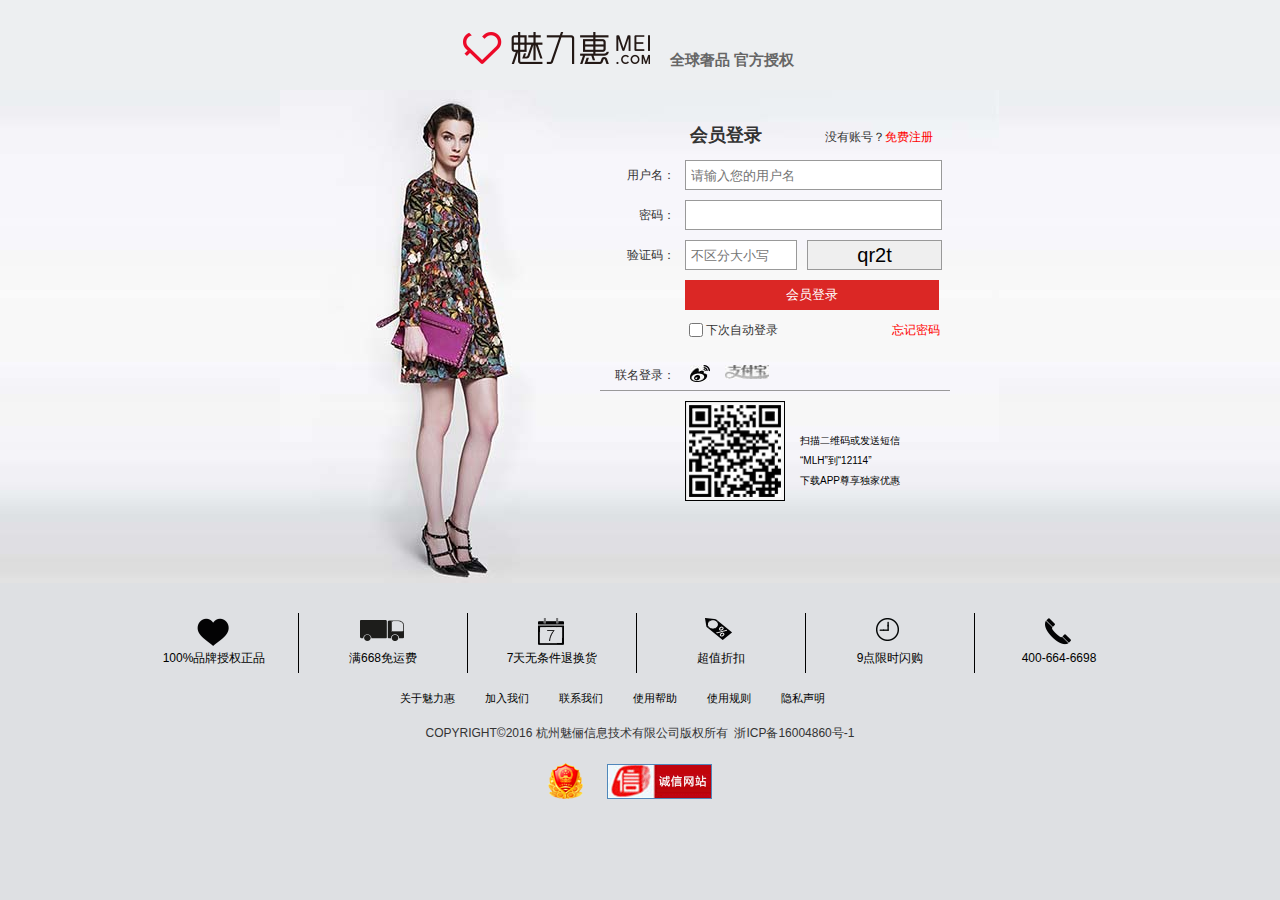
<file: project/html/login.html>
<!DOCTYPE html>
<html lang="en">

<head>
    <meta charset="UTF-8">
    <title>登录</title>
    <script src="../js/jquery-1.11.1.min.js"></script>
    <script src="../js/login.js"></script>
    <link rel="stylesheet" href="../css/base.css">
    <link rel="stylesheet" href="../css/login.css">
    <link rel="shortcut icon" href="../images/favicon.ico">
</head>

<body style="background:#dee0e3;">
    <!--   login_header start-->
    <div id="login_top" style="background:#edeff1;">
        <div id="login_header">
            <div class="logo">
                <h1 class="logo_img"><a href="../index.html"></a></h1>
                <div class="logo_txt">全球奢品 官方授权</div>
            </div>
        </div>
    </div>
    <!--   login_header end-->


    <!--   login_center start-->
    <div id="login_center">
        <div id="login_content">
            <div class="login_main">
                <div class="title">
                    <h2>会员登录</h2>
                    <div>没有账号？<a href="register.html">免费注册</a></div>
                </div>
                <form>
                    <div class="name">
                        <span>用户名：</span>
                        <input type="text" name="name" id="name" placeholder="请输入您的用户名">
                        <p>请输入正确的用户名!</p>
                    </div>

                    <div class="password">
                        <span>密码：</span>
                        <input type="password" name="password" id="password">
                        <p>用户名与密码不匹配</p>
                    </div>
                </form>

                <div class="verification">
                    <span>验证码：</span>
                    <input type="text" name="verification" id="verification" placeholder="不区分大小写">
                    <div class="yes"><img src="../images/yes.gif" alt=""></div>
                    <input type="button" name="random" id="random" value="">
                    <p>请输入正确的验证码!</p>
                </div>

                <div class="submit">
                    <span></span>
                    <input type="submit" name="submit" id="submit" value="会员登录">
                </div>
                <div class="checkbox">
                    <span></span>
                    <input type="checkbox" name="checkbox" id="checkbox">
                    <label for="checkbox" onselectstart="return false">下次自动登录</label> 
                    <a href="#">忘记密码</a>
                </div>
                <div class="link">
                    <span>联名登录：</span>
                    <a href="#" class="sina"></a>
                    <a href="#" class="Alipay"></a>
                </div>
                <div class="loginQRcode">
                    <span></span>
                    <img src="../images/loginQRcode.jpg" alt="">
                    <p>扫描二维码或发送短信
                        <br/> “MLH”到“12114”
                        <br/> 下载APP尊享独家优惠
                    </p>
                </div>
            </div>

        </div>

    </div>
    <!--   login_center end-->


    <!--footer start-->
    <div id="footer" style="background:#dee0e3;">
        <div class="bottom">
            <ul class="footer_nav">
                <li class="a1"><a href="#">100%品牌授权正品</a></li>
                <li class="a2"><a href="#">满668免运费</a></li>
                <li class="a3"><a href="#">7天无条件退换货</a></li>
                <li class="a4"><a href="#">超值折扣</a></li>
                <li class="a5"><a href="#">9点限时闪购 </a></li>
                <li class="a6"><a href="#">400-664-6698</a></li>
            </ul>
            <ul class="footer_link">
                <li><a href="#">关于魅力惠</a></li>
                <li><a href="#">加入我们</a></li>
                <li><a href="#">联系我们</a></li>
                <li><a href="#">使用帮助</a></li>
                <li><a href="#">使用规则</a></li>
                <li><a href="#">隐私声明</a></li>
            </ul>
            <p class="copyright">COPYRIGHT©2016 杭州魅俪信息技术有限公司版权所有&nbsp;&nbsp;浙ICP备16004860号-1</p>
            <div class="license">
                <img src="../images/badge.jpg" alt="">
                <img src="../images/sincerity.jpg" alt="">
            </div>
        </div>
    </div>

    <!--footer end-->
</body>

</html>
</file>
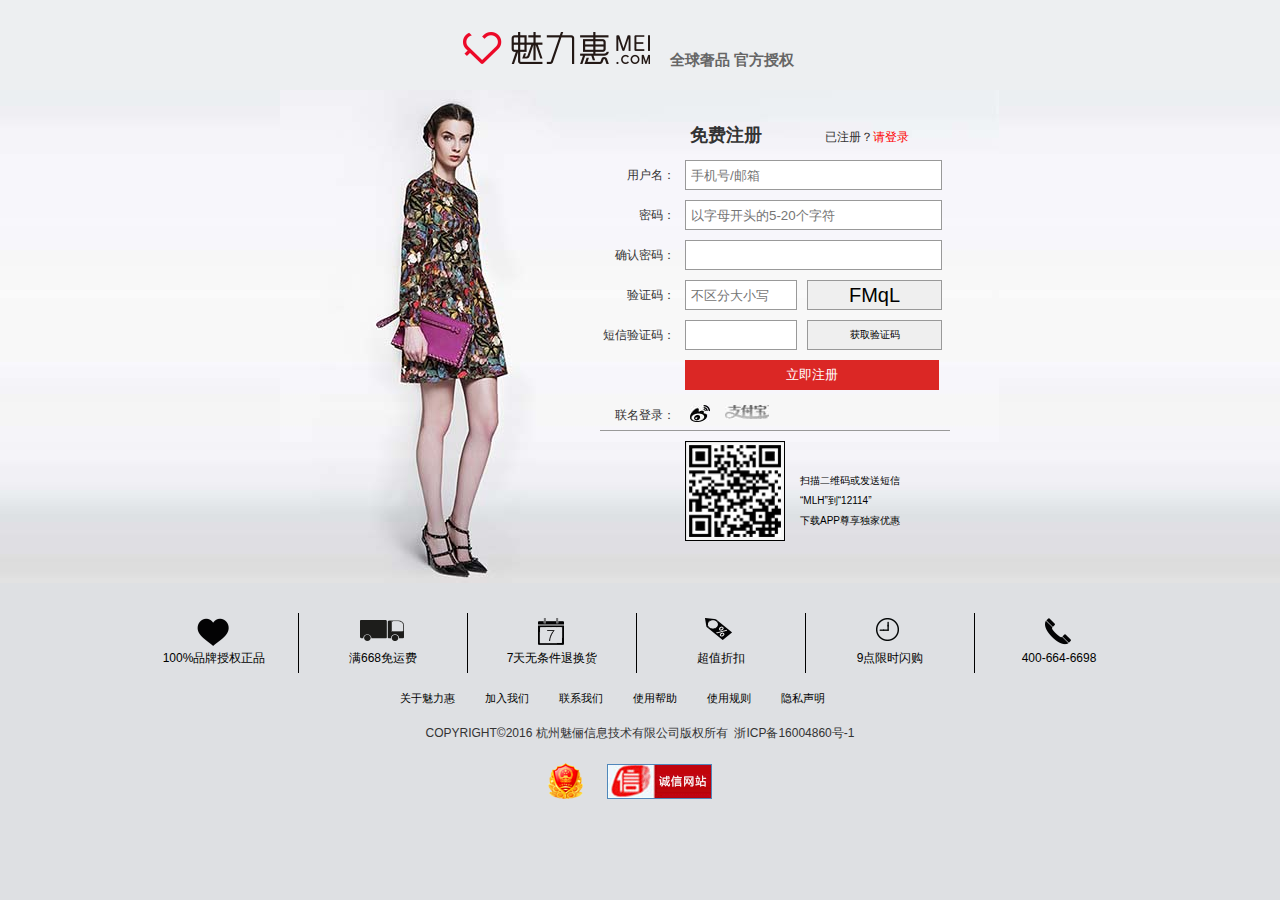
<file: project/html/register.html>
<!DOCTYPE html>
<html lang="en">

<head>
    <meta charset="UTF-8">
    <title>注册</title>
    <script src="../js/jquery-1.11.1.min.js"></script>
    <script src="../js/register.js"></script>
    <link rel="stylesheet" href="../css/base.css">
    <link rel="stylesheet" href="../css/login.css">
    <link rel="shortcut icon" href="../images/favicon.ico">
</head>

<body style="background:#dee0e3;">
    <!--   login_header start-->
    <div id="login_top" style="background:#edeff1;">
        <div id="login_header">
            <div class="logo">
                <h1 class="logo_img"><a href="../index.html"></a></h1>
                <div class="logo_txt">全球奢品 官方授权</div>
            </div>
        </div>
    </div>
    <!--   login_header end-->


    <!--   login_center start-->
    <div id="login_center">
        <div id="login_content">
            <div class="login_main">
                <div class="title">
                    <h2>免费注册</h2>
                    <div>已注册？<a href="login.html">请登录</a></div>
                </div>
                <form>
                    <div class="name">
                        <span>用户名：</span>
                        <input type="text" name="name" id="name" placeholder="手机号/邮箱">
                        <div class="yes"><img src="../images/yes.gif" alt=""></div>
                        <p>请输入正确手机号或邮箱!</p>
                    </div>

                    <div class="password">
                        <span>密码：</span>
                        <input type="password" name="password" id="password" placeholder="以字母开头的5-20个字符">
                        <div class="yes"><img src="../images/yes.gif" alt=""></div>
                        <p>密码格式不正确</p>
                    </div>
                    <div class="again">
                        <span>确认密码：</span>
                        <input type="password" name="password" id="password2">
                        <div class="yes"><img src="../images/yes.gif" alt=""></div>
                        <p>两次密码不匹配</p>
                    </div>
                </form>

                <div class="verification">
                    <span>验证码：</span>
                    <input type="text" name="verification" id="verification" placeholder="不区分大小写">
                    <div class="yes"><img src="../images/yes.gif" alt=""></div>
                    <input type="button" name="random" id="random" value="">
                    <p>请输入正确的验证码!</p>
                </div>
                <div class="verification">
                    <span>短信验证码：</span>
                    <input type="text" name="verification" id="verification2">
                    <input type="button" name="massage" id="massage" value="获取验证码">
                    <div class="yes"><img src="../images/yes.gif" alt=""></div>
                    <p>请输入正确的短信验证码!</p>
                </div>

                <div class="submit">
                    <span></span>
                    <input type="submit" name="submit" id="submit" value="立即注册">
                </div>
                
                <div class="link">
                    <span>联名登录：</span>
                    <a href="#" class="sina"></a>
                    <a href="#" class="Alipay"></a>
                </div>
                <div class="loginQRcode">
                    <span></span>
                    <img src="../images/loginQRcode.jpg" alt="">
                    <p>扫描二维码或发送短信
                        <br/> “MLH”到“12114”
                        <br/> 下载APP尊享独家优惠
                    </p>
                </div>
            </div>

        </div>

    </div>
    <!--   login_center end-->


    <!--footer start-->
    <div id="footer" style="background:#dee0e3;">
        <div class="bottom">
            <ul class="footer_nav">
                <li class="a1"><a href="#">100%品牌授权正品</a></li>
                <li class="a2"><a href="#">满668免运费</a></li>
                <li class="a3"><a href="#">7天无条件退换货</a></li>
                <li class="a4"><a href="#">超值折扣</a></li>
                <li class="a5"><a href="#">9点限时闪购 </a></li>
                <li class="a6"><a href="#">400-664-6698</a></li>
            </ul>
            <ul class="footer_link">
                <li><a href="#">关于魅力惠</a></li>
                <li><a href="#">加入我们</a></li>
                <li><a href="#">联系我们</a></li>
                <li><a href="#">使用帮助</a></li>
                <li><a href="#">使用规则</a></li>
                <li><a href="#">隐私声明</a></li>
            </ul>
            <p class="copyright">COPYRIGHT©2016 杭州魅俪信息技术有限公司版权所有&nbsp;&nbsp;浙ICP备16004860号-1</p>
            <div class="license">
                <img src="../images/badge.jpg" alt="">
                <img src="../images/sincerity.jpg" alt="">
            </div>
        </div>
    </div>

    <!--footer end-->
</body>

</html>
</file>
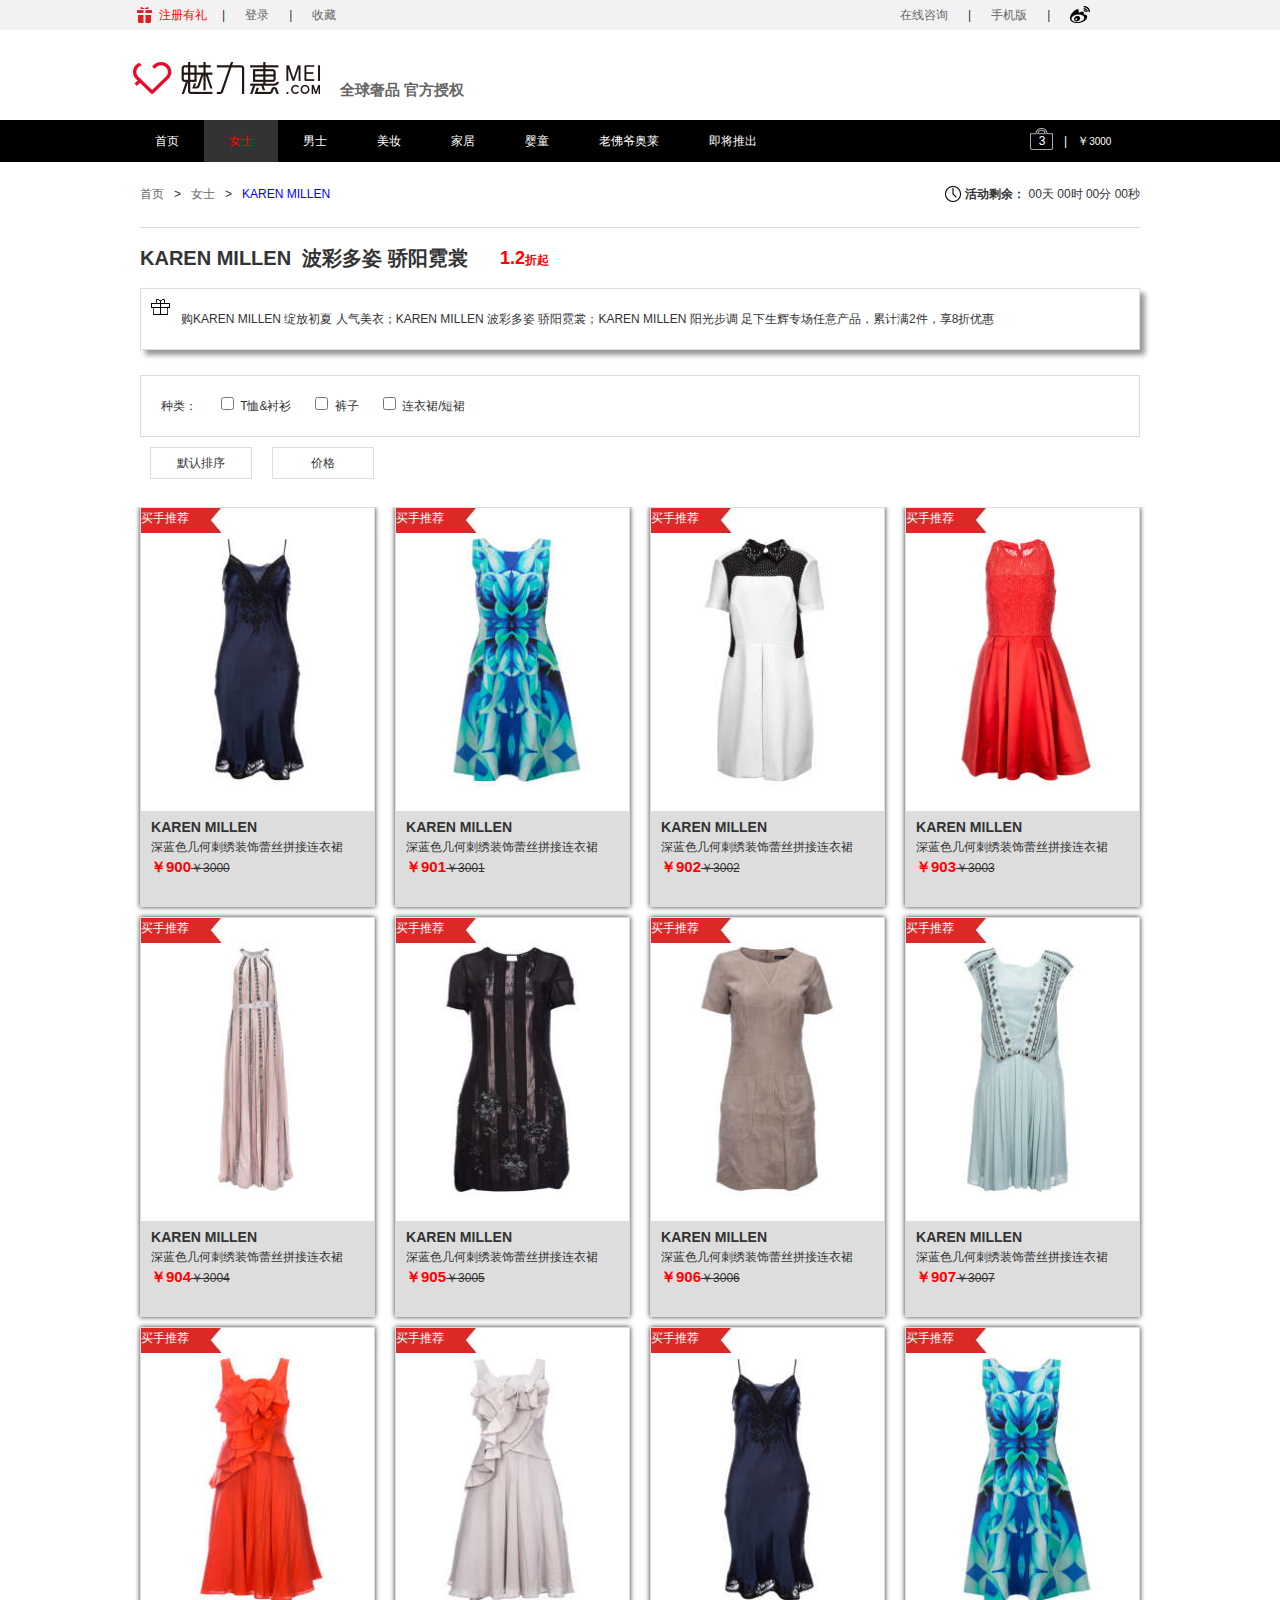
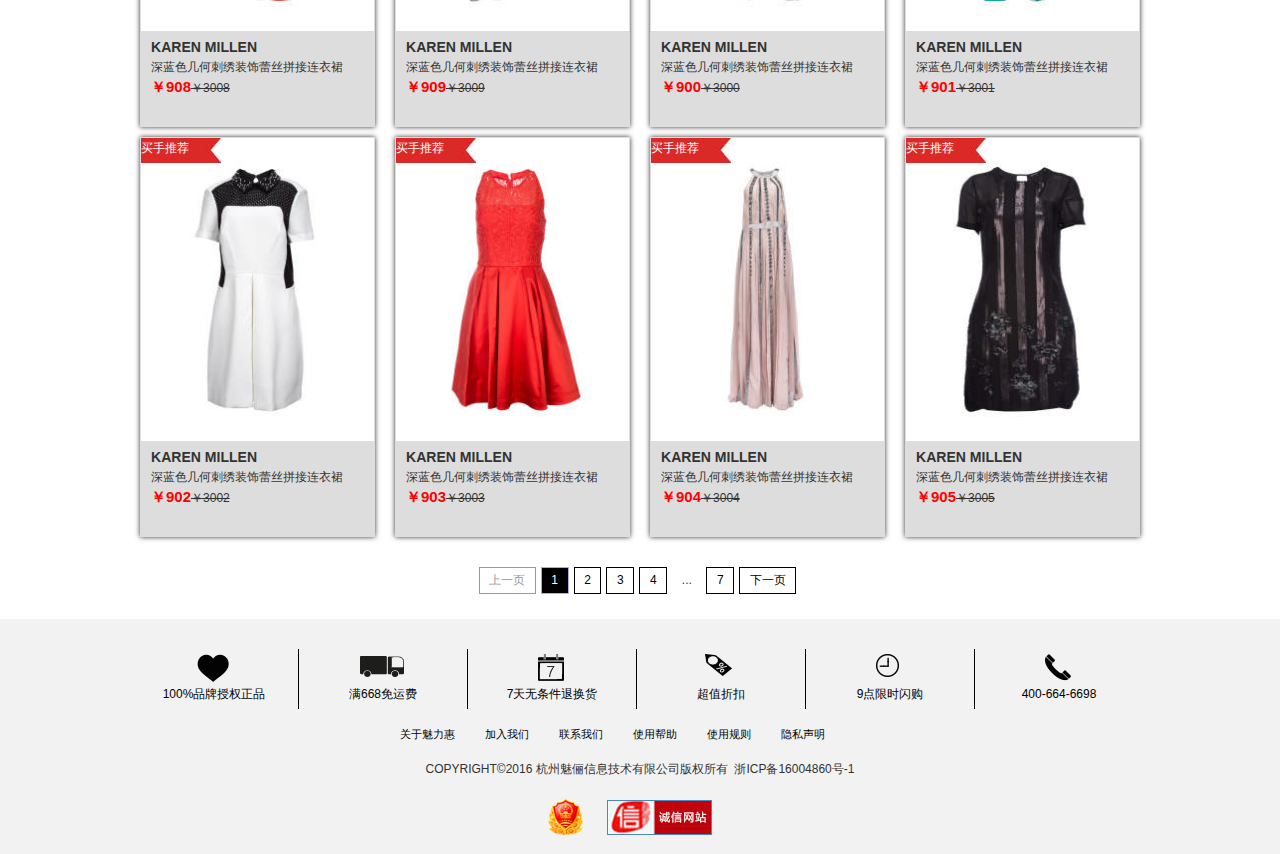
<file: project/html/women.html>
<!DOCTYPE html>
<html lang="en">

<head>
    <meta charset="UTF-8">
    <title>女士</title>
    <script src="../js/jquery-1.11.1.min.js"></script>
    <script src="../js/jquery.cookie.js"></script>
    <script src="../js/jquery.pagination.js"></script>
    <script src="../js/common.js"></script>
    <script src="../js/women.js"></script>
    <link rel="stylesheet" href="../css/pagination.css">
    <link rel="stylesheet" href="../css/base.css">
    <link rel="stylesheet" href="../css/women.css">
    <link rel="shortcut icon" href="../images/favicon.ico">
    <script>
    </script>
</head>

<body>
    <!--   header start-->
    <div id="header">
        <div id="header_top">
            <div class="service">
                <ul class="service_guide">
                    <li class="first"><img src="../images/zhuceyouli.gif" alt=""><a href="#">注册有礼</a></li>
                    <li>|</li>
                    <li><a href="login.html">登录</a></li>
                    <li>|</li>
                    <li><a href="#">收藏</a></li>
                </ul>
                <ul class="service_consulting">
                    <li>
                        <a href="#">在线咨询</a></li>
                    <li>|</li>
                    <li id="mobile">
                        <a href="#">手机版
                        </a>
                        <p>
                            <img src="../images/mobileQRcode.png" alt=""><span>扫描下载APP</span>
                        </p>
                    </li>
                    <li>|</li>
                    <li class="last">
                        <a href="#"></a>
                    </li>
                </ul>
            </div>
        </div>
        <div id="header_center">
            <div class="logo">
                <h1 class="logo_img"><a href="../index.html"></a></h1>
                <div class="logo_txt">全球奢品 官方授权</div>
            </div>
        </div>
        <div id="header_bottom">
            <div class="nav">
                <ul class="list">
                    <!--                导航隐藏部分 开始-->
                    <li>
                        <a href="../index.html">首页</a>
                    </li>
                    <li>
                        <a href="women.html" style="background:rgba(255,255,255,0.2);color:red;">女士</a>

                        <div class="women hide">
                            <div class="hot">
                                <h4>热门活动</h4>
                                <ul>
                                    <li><a href="#">关爱“天真者” 特别献礼</a></li>
                                    <li><a href="#">PORTS 世界灵魂时尚女装</a></li>
                                    <li><a href="#">ZHUELLA "珍"爱母亲珍珠专场</a></li>
                                    <li><a href="#">RENE CAOVILLA 高端奢华女鞋</a></li>
                                    <li><a href="#">MO&Co 自由之旅时尚女装</a></li>
                                    <li><a href="#">MO&CO 城市浪游族潮流女装</a></li>
                                    <li><a href="#">MO&CO.EDITION 艺术变奏浪漫女装</a></li>
                                </ul>
                                <p>查看所有活动&nbsp;&nbsp;</p>
                            </div>
                            <div class="classification">
                                <h4>商品分类</h4>
                                <ul>
                                    <li><a href="#">配饰</a></li>
                                    <li><a href="#">包袋</a></li>
                                    <li><a href="#">手表&首饰</a></li>
                                    <li><a href="#">服饰</a></li>
                                    <li><a href="#">鞋履</a></li>
                                    <li><a href="#">眼镜</a></li>
                                </ul>
                            </div>
                        </div>

                    </li>
                    <li>
                        <a href="man.html">男士</a>

                        <div class="man hide">
                            <div class="hot">
                                <h4>热门活动</h4>
                                <ul>
                                    <li><a href="#">关爱“天真者” 特别献礼</a></li>
                                    <li><a href="#">PORTS 世界灵魂时尚女装</a></li>
                                    <li><a href="#">ZHUELLA "珍"爱母亲珍珠专场</a></li>
                                    <li><a href="#">RENE CAOVILLA 高端奢华女鞋</a></li>
                                    <li><a href="#">MO&Co 自由之旅时尚女装</a></li>
                                    <li><a href="#">MO&CO 城市浪游族潮流女装</a></li>
                                    <li><a href="#">MO&CO.EDITION 艺术变奏浪漫女装</a></li>
                                </ul>
                                <p>查看所有活动&nbsp;&nbsp;</p>
                            </div>
                            <div class="classification">
                                <h4>商品分类</h4>
                                <ul>
                                    <li><a href="#">配饰</a></li>
                                    <li><a href="#">包袋</a></li>
                                    <li><a href="#">手表&首饰</a></li>
                                    <li><a href="#">服饰</a></li>
                                    <li><a href="#">鞋履</a></li>
                                    <li><a href="#">眼镜</a></li>
                                </ul>

                            </div>
                        </div>

                    </li>
                    <li>
                        <a href="beauty.html">美妆</a>

                        <div class="beauty hide">
                            <div class="hot">
                                <h4>热门活动</h4>
                                <ul>
                                    <li><a href="#">关爱“天真者” 特别献礼</a></li>
                                    <li><a href="#">PORTS 世界灵魂时尚女装</a></li>
                                    <li><a href="#">ZHUELLA "珍"爱母亲珍珠专场</a></li>
                                    <li><a href="#">RENE CAOVILLA 高端奢华女鞋</a></li>
                                    <li><a href="#">MO&Co 自由之旅时尚女装</a></li>
                                    <li><a href="#">MO&CO 城市浪游族潮流女装</a></li>
                                    <li><a href="#">MO&CO.EDITION 艺术变奏浪漫女装</a></li>
                                </ul>
                                <p>查看所有活动&nbsp;&nbsp;</p>
                            </div>
                            <div class="classification">
                                <h4>商品分类</h4>
                                <ul>
                                    <li><a href="#">配饰</a></li>
                                    <li><a href="#">包袋</a></li>
                                    <li><a href="#">手表&首饰</a></li>
                                    <li><a href="#">服饰</a></li>
                                    <li><a href="#">鞋履</a></li>
                                    <li><a href="#">眼镜</a></li>
                                </ul>
                            </div>
                        </div>

                    </li>
                    <li>
                        <a href="family.html">家居</a>

                        <div class="family hide">
                            <div class="hot">
                                <h4>热门活动</h4>
                                <ul>
                                    <li><a href="#">关爱“天真者” 特别献礼</a></li>
                                    <li><a href="#">PORTS 世界灵魂时尚女装</a></li>
                                    <li><a href="#">ZHUELLA "珍"爱母亲珍珠专场</a></li>
                                    <li><a href="#">RENE CAOVILLA 高端奢华女鞋</a></li>
                                    <li><a href="#">MO&Co 自由之旅时尚女装</a></li>
                                    <li><a href="#">MO&CO 城市浪游族潮流女装</a></li>
                                    <li><a href="#">MO&CO.EDITION 艺术变奏浪漫女装</a></li>
                                </ul>
                                <p>查看所有活动&nbsp;&nbsp;</p>
                            </div>
                            <div class="classification">
                                <h4>商品分类</h4>
                                <ul>
                                    <li><a href="#">配饰</a></li>
                                    <li><a href="#">包袋</a></li>
                                    <li><a href="#">手表&首饰</a></li>
                                    <li><a href="#">服饰</a></li>
                                    <li><a href="#">鞋履</a></li>
                                    <li><a href="#">眼镜</a></li>
                                </ul>
                            </div>
                        </div>

                    </li>
                    <li>
                        <a href="baby.html">婴童</a>

                        <div class="baby hide">
                            <div class="hot">
                                <h4>热门活动</h4>
                                <ul>
                                    <li><a href="#">关爱“天真者” 特别献礼</a></li>
                                    <li><a href="#">PORTS 世界灵魂时尚女装</a></li>
                                    <li><a href="#">ZHUELLA "珍"爱母亲珍珠专场</a></li>
                                    <li><a href="#">RENE CAOVILLA 高端奢华女鞋</a></li>
                                    <li><a href="#">MO&Co 自由之旅时尚女装</a></li>
                                    <li><a href="#">MO&CO 城市浪游族潮流女装</a></li>
                                    <li><a href="#">MO&CO.EDITION 艺术变奏浪漫女装</a></li>
                                </ul>
                                <p>查看所有活动&nbsp;&nbsp;</p>
                            </div>
                            <div class="classification">
                                <h4>商品分类</h4>
                                <ul>
                                    <li><a href="#">配饰</a></li>
                                    <li><a href="#">包袋</a></li>
                                    <li><a href="#">手表&首饰</a></li>
                                    <li><a href="#">服饰</a></li>
                                    <li><a href="#">鞋履</a></li>
                                    <li><a href="#">眼镜</a></li>
                                </ul>
                            </div>
                        </div>

                    </li>
                    <li>
                        <a href="lafayetteOLE.html">老佛爷奥莱</a>

                        <div class="lafayetteOLE hide">
                            <div class="hot" style="box-shadow:2px 0 5px #e7e7e7;">
                                <h4>热门活动</h4>
                                <ul>
                                    <li><a href="#">关爱“天真者” 特别献礼</a></li>
                                    <li><a href="#">PORTS 世界灵魂时尚女装</a></li>
                                    <li><a href="#">ZHUELLA "珍"爱母亲珍珠专场</a></li>
                                    <li><a href="#">RENE CAOVILLA 高端奢华女鞋</a></li>
                                    <li><a href="#">MO&Co 自由之旅时尚女装</a></li>
                                    <li><a href="#">MO&CO 城市浪游族潮流女装</a></li>
                                    <li><a href="#">MO&CO.EDITION 艺术变奏浪漫女装</a></li>
                                </ul>
                                <p>查看所有活动&nbsp;&nbsp;</p>
                            </div>
                        </div>

                    </li>
                    <li>
                        <a href="coming.html">即将推出</a></li>
                </ul>

                <!--                导航隐藏部分 结束-->
                <ul class="list2">
                    <li class="shopping_quantity">
                        <span>3</span>
                        <p>
                            <b></b> 购物车
                            <em style="color:red;">3</em>件商品
                        </p>
                    </li>
                    <li>|</li>
                    <li class="shopping_price">￥<span>3000</span></li>
                </ul>
            </div>
        </div>
    </div>
    <!--   header end-->
    <!--   content start-->
    <div id="content">
        <!-------- 详情 开始---------->

        <div id="details_msg">
            <!--- 详情图片展示 开始---->
            <div class="details_pic">
                <div class="pic_top">
                    <ul>
                        <li><a href="../index.html">首页</a></li>
                        <li>></li>
                        <li><a href="women.html">女士</a></li>
                        <li>></li>
                        <li><a href="#"  style="color:blue;">KAREN MILLEN</a></li>
                    </ul>
                    <div class="times">
                        <b>
                            活动剩余：
                        </b>
                        <span>
                           <em id="day">6</em>天
                           <em id="hour">17</em>时
                           <em id="minute">28</em>分
                           <em id="second">51</em>秒
                        </span>
                    </div>
                </div>


                <div id="title">
                    <h2>KAREN MILLEN&nbsp; 
                    波彩多姿 骄阳霓裳</h2>
                    <b><em>1.2</em>折起</b>
                </div>
                <div id="surprise">
                    购KAREN MILLEN 绽放初夏 人气美衣；KAREN MILLEN 波彩多姿 骄阳霓裳；KAREN MILLEN 阳光步调 足下生辉专场任意产品，累计满2件，享8折优惠
                </div>
                <ul id="type">
                    <li>种类：</li>
                    <li>
                        <input type="checkbox" name="" id="Txu">
                        <label for="Txu">T恤&衬衫</label>
                    </li>
                    <li>
                        <input type="checkbox" name="" id="trousers">
                        <label for="trousers">裤子</label>
                    </li>
                    <li>
                        <input type="checkbox" name="" id="Skirt">
                        <label for="Skirt">连衣裙/短裙</label>
                    </li>
                </ul>
                <ul id="sort">
                    <li>默认排序</li>
                    <li>价格</li>
                </ul>

            </div>
            <!-- 详情图片展示 结束----->

        </div>
        <div id="list">
            <div>
                <div class="coat">
                    <img src="../images/lis0.jpg" alt="">
                    <h3>KAREN MILLEN</h3>
                    <p>深蓝色几何刺绣装饰蕾丝拼接连衣裙</p>
                    <div>
                        <span class="price">￥<em>899</em></span>
                        <span class="delete">￥<em>2345</em></span>
                    </div>
                    <div class="recommend">买手推荐</div>
                    <div class="mask">
                        <ul class="size">
                            <li>8</li>
                            <li>10</li>
                            <li>12</li>
                            <li>14</li>
                            <li>16</li>
                        </ul>
                    </div>
                </div>

            </div>

        </div>
        <div id="Pagination" class="pagination" style="text-align:center;margin:20px 0;">

        </div>
        <!-------- 详情 结束---------->
    </div>
    <!--   content end-->
    <!--footer start-->
    <div id="footer">
        <div class="bottom">
            <ul class="footer_nav">
                <li class="a1"><a href="#">100%品牌授权正品</a></li>
                <li class="a2"><a href="#">满668免运费</a></li>
                <li class="a3"><a href="#">7天无条件退换货</a></li>
                <li class="a4"><a href="#">超值折扣</a></li>
                <li class="a5"><a href="#">9点限时闪购 </a></li>
                <li class="a6"><a href="#">400-664-6698</a></li>
            </ul>
            <ul class="footer_link">
                <li><a href="#">关于魅力惠</a></li>
                <li><a href="#">加入我们</a></li>
                <li><a href="#">联系我们</a></li>
                <li><a href="#">使用帮助</a></li>
                <li><a href="#">使用规则</a></li>
                <li><a href="#">隐私声明</a></li>
            </ul>
            <p class="copyright">COPYRIGHT©2016 杭州魅俪信息技术有限公司版权所有&nbsp;&nbsp;浙ICP备16004860号-1</p>
            <div class="license">
                <img src="../images/badge.jpg" alt="">
                <img src="../images/sincerity.jpg" alt="">
            </div>
        </div>
    </div>
    <!--footer end-->

</body>

</html>
</file>
<file: project/css/base.css>
html,
body,
ul,
li,
ol,
dl,
dd,
dt,
p,
h1,
h2,
h3,
h4,
h5,
h6,
form,
fieldset,
legend,
img {
    margin: 0;
    padding: 0;
}

fieldset,
img {
    border: none;
}

address,
caption,
cite,
code,
dfn,
th,
var {
    font-style: normal;
    font-weight: normal;
}

ul,
ol {
    list-style: none;
}
ul li{
    float:left;
}
body {
    color: #333333;
    font: 12px/20px "SimSun", "宋体", "Arial Narrow", HELVETICA;
    background: #fff;
    /* overflow-y:scroll;*/
    overflow-x: hidden;
}

a {
    color: #666666;
    text-decoration: none;
}
em{font-style: normal;}


#header,#content,#footer{
    width:100%;
}
/*-----header start-----*/

/*-----header_top start-------*/
#header_top{width:100%;background:#f2f2f2;height:30px;}
#header_top .service{height:30px;width:1020px;margin:0 auto;}
#header_top .service .service_guide{width:247px;float:left;}
#header_top .service .service_guide li{margin-right:20px;height:30px;line-height: 30px;}
#header_top .service .service_guide li a:hover,#header_top .service .service_consulting li a:hover{color:#bc2728;}
#header_top .service .service_guide  .first a{position:relative;left:5px;top:-5px;color:red;}
#header_top .service .service_guide li img{width:20px;height:20px;padding:4px 0 0 4px;}
#header_top .service .service_consulting{float:right;width:250px;}
#header_top .service .service_consulting{height:30px;}
#header_top .service .service_consulting li{margin-right:20px;height:30px;line-height: 30px;}
#mobile{position:relative;}
#mobile p{position:absolute;top:30px;left:-20px;z-index: 1; width:100px;height:120px;background:#ffffff;padding:5px;box-shadow:0 0 5px gray;display: none;}
#mobile p span{display: block; width:100px;height:15px;font-size: 11px;text-align: center;line-height: 0px;}
#header_top .service .service_consulting .last a{display:inline-block;background:url(../images/icons.png)  no-repeat -604px -329px;width:20px;height:18px;position:relative;top:5px;}
/*-----header_top end-------*/

/*-----header_center start-------*/
#header_center{width:1020px;margin:0 auto;}
#header_center .logo{height:90px;}
#header_center .logo .logo_img{float:left;width:190px;height:90px;background:url(../images/icons.png) no-repeat -850px -295px;}
#header_center .logo .logo_img a{width:190px;height:90px;display: block;}
#header_center .logo .logo_txt{float:left;height:60px;padding:30px 20px 0;line-height: 60px;font-size: 15px;font-weight: 900; color:#666666;}
/*-----header_center end-------*/

/*-----header_bottom start-------*/
#header_bottom{width:100%;background:#000000;}
#header_bottom .nav{height:42px;margin:0 auto;width:1020px;}
#header_bottom .nav .list{width:700px;float:left;}
#header_bottom .nav .list li{line-height: 42px;position:relative;}
#header_bottom .nav .list li a{color:#fff;display: inline-block;padding:0 25px;}
#header_bottom .nav .list li .thepage{background:rgba(255,255,255,0.2);color:red;}
#header_bottom .nav .list2{width:120px;height:42px;float:right;}
#header_bottom .nav .list2 li{height:42px;padding:0 10px 0 0;line-height: 42px;color:#fff;}
#header_bottom .nav .list2 .shopping_quantity{height:42px;background: url(../images/icons.png) no-repeat -1017px -220px;width:24px;line-height: 42px;text-align: center;position:relative;cursor:pointer;}
#header_bottom .nav .list2 .shopping_quantity p{width:300px;height:0px;background:#ffffff;position:absolute;top:42px;left:-150px;display:none;z-index:2;box-shadow:0 0 5px #333;color:#000000;font-size:14px;}
#header_bottom .nav .list2 .shopping_quantity p b{display:block;position:relative;left:270px;top:10px;width:13px;height:13px;background:url(../images/delete.jpg);}
#header_bottom .nav .list2 .shopping_price{padding:0;}
#header_bottom .nav .list2 .shopping_price span{color:#fff;font-size:10px;}

/*--------导航隐藏部分 开始---------*/
#header_bottom .nav .list li .hide{position:absolute;top:42px;left:0;width:632px;height:300px;overflow:hidden;box-shadow:0 0 10px #c3c3c3;z-index:1;display:none;}
#header_bottom .nav .list li .hide a:hover{color:#c42020;}
#header_bottom .nav .list li .hide h4{color:4f0000;width:274px;height:45px;border-bottom:1px solid #e7e7e7;}
#header_bottom .nav .list li .hide .hot{border-right:1px solid #e7e7e7;}
#header_bottom .hide .hot,#header_bottom .hide .classification{width:295px;height:290px;float:left;background:#fff;padding:10px 0 0 20px;}
#header_bottom .nav .list li .hide li{width:294px;line-height:30px;}
#header_bottom .nav .list li .hide li a{color:#666666;}
#header_bottom .nav .list li .hide p{text-align:right;}
#header_bottom .nav .list li .hide p a{width:;height:30px;color:#666666;}
#header_bottom .nav .list li .lafayetteOLE{width:315px;}
/*--------导航隐藏部分 结束---------*/
/*-----header_bottom end-------*/
/*-----header end-----*/

/*-----content start-----*/
#content{height:auto;}
/*-----content end-----*/

/*-----footer start-----*/
#footer{height:235px;background:#f2f2f2;}
#footer .bottom{width:1020px;margin:0 auto;padding-top:30px;}
#footer .bottom .footer_nav{width:1020px;height:60px;}
#footer .bottom .footer_nav li{width:168px;line-height: 90px;height:60px;text-align: center;border-right:1px solid #000000;background-image:url(../images/icons.png);}
#footer .bottom .footer_nav .a1{background-position: -153px -146px;}
#footer .bottom .footer_nav .a2{background-position: -543px -104px;}
#footer .bottom .footer_nav .a3{background-position: -150px -382px;}
#footer .bottom .footer_nav .a4{background-position: -419px 5px;}
#footer .bottom .footer_nav .a5{background-position: -301px -346px;}
#footer .bottom .footer_nav .a6{border:0;background-position: -301px -112px;}
#footer .bottom .footer_nav .a1:hover{background-position: -153px -264px;}
#footer .bottom .footer_nav .a2:hover{background-position: -543px 7px;}
#footer .bottom .footer_nav .a3:hover{background-position: -301px -229px;}
#footer .bottom .footer_nav .a4:hover{background-position: -419px -107px;}
#footer .bottom .footer_nav .a5:hover{background-position: -301px -459px;}
#footer .bottom .footer_nav .a6:hover{border:0;background-position: -301px 5px;}
#footer .bottom .footer_nav li a{color:#000000;font-size:12px;height:100%;width:100%;display: inline-block;}
#footer .bottom .footer_link{height:50px;width:510px;margin:0 auto;}
#footer .bottom .footer_link li{height:50px;line-height: 50px;text-align: center;padding:0 15px;}
#footer .bottom .footer_link li a{color:#000000;font-size:11px;}
#footer .copyright{text-align: center;}
#footer .license{text-align: center;margin-top:20px;}
#footer .license img{margin-right:20px;}
/*-----footer end-------*/

/*---------图片展示  start--------*/
.wrap a{width:320px;height:230px;background:#fff;float:left;box-shadow:0 0 10px #333333;margin:10px;}
.wrap a .wrap_box{width:320px;height:190px;position: relative;overflow:hidden;}
.wrap a .wrap_box img{width:320px;height:190px;}
.wrap a .wrap_box .mask{width:320px;height:190px;position:absolute;background:rgba(0,0,0,0.4);top:0;left:0;display:none;} 
.wrap a .wrap_box .mask p{position:absolute;top:90px;left:0;width:100%;height:20px;text-align: center;line-height: 20px;font-size: 15px;font-weight: 900; color:#ffffff;}
.wrap .wrap_introduce{width:308px;height:38px;line-height: 38px;font-size: 14px;overflow: hidden;margin:1px;padding-left:10px;}
.wrap .wrap_introduce .discount{width:70px;height:38px;float:right;color:red;}
.wrap .wrap_introduce .discount em{font-size:25px;}
/*---------图片展示  end----------*/
</file>
<file: project/css/index.css>
/*-----center start---*/
/*------content banner----*/
#content .banner{min-height:1000px;background:url(../images/bg1.jpg) no-repeat center 0;}

#content .banner .banner_top{width:1020px;height:620px;margin:0 auto;position: relative;}
#content .banner .banner_top .public_welfare{position:absolute;top:448px;left:517px;width:124px;height:34px;;text-indent:-9999px;}
#content .banner .banner_top .public_welfare:hover{background:blue;opacity:0.3;}
#content .banner .banner_top .together{position:absolute;top:546px;left:189px;;width:640px;height:73px;text-indent:-9999px;}
#content .banner .banner_top .together:hover{background:#000000;opacity:0.4;}
#content .banner .banner_bottom{width:1020px;height:932px;margin:0 auto;position:relative;} 
#content .banner .banner_bottom .link{width:990px;height:456px;position:absolute;top:300px;left:20px;overflow:hidden;}
#content .banner .banner_bottom .link li{width:480px;height:140px;margin:5px;text-indent:-9999px;border-radius:50px;opacity:0;}
#content .banner .banner_bottom .link li a{width:480px;height:140px;display:block;}
/*------商品一览表一 start----*/
#content .commodity{width:1020px;margin:0 auto;min-height: 1000px;}
/*------content 列表1 列表2 列表3 列表4 列表5 start----*/
#content .commodity .Luxurygoods,#content .commodity .Fashion,#content .commodity2 .Today,#content .commodity2 .BestSellers,#content .commodity2 .Activity{overflow: hidden;margin-bottom:50px;}

/*------------列表1列表2 h2标题的背景不同-------*/
#content .commodity .Luxurygoods h2,#content .commodity .Fashion h2{width:1020px;height:70px;background:url(../images/title.gif);text-indent:-9999px;}
#content .commodity .Fashion h2{background:url(../images/title.gif) no-repeat 0 -70px;}
/*------------列表1列表2 h2标题的背景不同-------*/
/*------content 列表1 列表2 列表3 列表4 列表5 end----*/
/*------商品一览表一 end----*/

/*------content 商品一览表二 start----*/
#content .commodity2{width:1020px;margin:0 auto;min-height: 1000px;padding:20px;position:relative;}
#content .commodity2 .left_bg,#content .commodity2 .right_bg{position:absolute;background:url(../images/icons.png);width:20px;height:500px;}
#content .commodity2 .left_bg{left:0;top:10px;background-position:-110px 0;}
#content .commodity2 .right_bg{left:1040px;top:10px;background-position:0 0;}
#content .commodity2 .now{height:100px;width:1020px;display: block;background:url(../images/now.png);text-indent: -9999px;}
#content h3{height:30px;font-size: 30px;line-height: 30px;margin:20px 0;}
/*------content 商品一览表二 end----*/

/*----------content 规则 start--------*/
#content .rules{height:1020px;background:url(../images/rules.gif) no-repeat center 0;}
/*----------content 规则 end--------*/
/*-------活动即将开始 start------*/
#content .activitiesList{width:1060px;height:auto;margin:20px auto;}
#content .activitiesList .activitiesHeader{height:25px;position:relative;}
#content .activitiesList .btns li{width:88px;height:16px;border-left:1px solid #000000;text-align: center;line-height: 16px;cursor:pointer;}
#content .activitiesList .btns .last{border-right:1px solid #000000;}
#content .activitiesList .activitiesHeader .underline{width:89px;height:4px;background:#000000;position:absolute;left:0;bottom:0;}
#content .activitiesList .activitiesHeader span{width:150px;height:25px;float:right;line-height: 25px;}
#content .activitiesList .activitiesHeader span em{font-size: 24px;color:red;}
#content .activitiesList .activitiesCtn{overflow: hidden;}
#content .activitiesList .activitiesCtn li{width:1060px;height:auto;overflow:hidden;display:none;}
#content .activitiesList .activitiesCtn .tomorrow{display:block;}
#content .activitiesList .activitiesCtn li .box{width:320px;height:90px;background:#b1aaaa;float:left;margin:15px;border:1px solid #b1aaaa;border-radius: 5px;position:relative;}
#content .activitiesList .activitiesCtn li div dt,#content .activitiesList .activitiesCtn li div dd{width:160px;height:90px;float:left;}
#content .activitiesList .activitiesCtn li div dd{padding:10px;width:140px;height:70px;}
#content .activitiesList .activitiesCtn li div dl p{height:30px;font-size: 12px;margin-bottom:5px;}
#content .activitiesList .activitiesCtn li div dl span em{color:red;font-size: 18px;font-weight:900;}
#content .activitiesList .activitiesCtn li .box .mask{width:220px;height:60px;position:absolute;top:0;left:0;background:rgba(0,0,0,0.5);padding:30px 0 0 100px;display: none;}
#content .activitiesList .activitiesCtn li .box .mask .subscribe{width:120px;height:30px;background:#db2726;text-align: center;font-size:12px;color:#fff;}
#content .activitiesList .activitiesCtn li .box .mask .subscribe a{color:#fff;line-height: 30px;}

/*-------活动即将开始 end--------*/
/*-----center end-----*/

/*--------秒杀 开始--------*/
#seckill1{width:0;height:65px;position:fixed;left:0;bottom:150px;background:url(../images/seckill1.jpg) no-repeat 0 0;cursor:pointer;}
#seckill2{width:100%;height:144px;position:fixed;bottom:0px;background:url(../images/seckill2.png) no-repeat center;}
#seckill2 .content{width:1060px;height:144px;margin:0 auto;position:relative;}
#seckill2 .close{width:45px;height:40px;position:absolute;left:981px;top:0;background:rgba(255,255,255,0.5);cursor:pointer;}
#seckill2 .Panic_buying{width:121px;height:33px;position:absolute;left:881px;top:76px;text-indent:-9999px;}
#seckill2 .Panic_buying a{display: block;width:100%;height:100%;}
/*--------秒杀 结束--------*/

/*--------二维码及一键置顶 开始-----*/
#erweima{width:98px;height:278px;position:fixed;right:0;bottom:184px;border:1px solid #000000;}
#erweima .explain{width:80px;height:50px;background:#000000;padding:5px 10px;}
#erweima .explain div,#erweima .explain p{text-align: center;line-height:25px;font-size:15px;color:#fff;font-weight: 900;}
#erweima .explain div{color:red;font-size:25px;}
#erweima img{width:80px;height:80px;margin:0 10px;}
#erweima span{display: block;text-align: center;font-size:10px;margin:2px 0;}

#totop{width:98px;position:fixed;bottom:144px;right:0;height:38px;background:url(../images/icons.png) no-repeat -564px -532px;text-align: center;line-height: 50px;cursor:pointer;border:1px solid #000000;display:none;}
/*--------二维码及一键置顶 结束-----*/


/*----------轮播区 开始-------*/
.carousel{width:320px;height:480px;float:right;margin:10px;position:relative;overflow: hidden;}
.carousel .imgs{background:gray;height:480px;}
.carousel .imgs li{float:left;}
.carousel img{width:330px;height:480px;}

.carousel .prev,.carousel .next{width:20px;height:24px;position:absolute;top:0;background:red;padding:10px;border-radius:20px;cursor:pointer;display:none;}
.carousel .prev div,.carousel .next div{width:15px;height:23px;background:url(../images/btn.png);}
.carousel .prev div{background-position:-57px 0;}
.carousel .next div{background-position:-70px 0;}
.carousel .prev{left:0px;top:230px;}
.carousel .next{left:280px;top:230px;}

.carousel .btns{width:330px;height:20px;position:absolute;bottom:10px;left:0;text-align:center;}
.carousel .btns b{display:inline-block;width:20px;height:20px;background:#dddddd;border-radius:50%;margin:0 5px;cursor:pointer;}


/*----------轮播区 结束-------*/
</file>
<file: project/css/pagination.css>
@charset "utf-8";      
.pagination a {
    text-decoration: none;
	border: 1px solid #000000;
	color: #000000;
}

.pagination a, .pagination span {
    display: inline-block;
    padding: 0.2em 0.8em;
    margin-right: 5px;
	margin-bottom: 5px;
}

.pagination .current {
    background: #000000;
    color: #fff;
	border: 1px solid #AAE;
}

.pagination .current.prev, .pagination .current.next{
	color:#999;
	border-color:#999;
	background:#fff;
}
</file>
<file: project/css/bag.css>
/*-------顶部  开始------*/
#header_top .service .service_consulting{width:430px;}
/*-------顶部  结束------*/

/*-------内容部分  开始------*/
#cart{width:1000px;margin:0 auto;}
#cart .title{overflow:hidden;height:42px;border-bottom:1px solid #000000;margin-bottom:25px;}
#cart .title h2{font-size:23px;line-height:42px;float:left;}
#cart .title p{text-align:right;width:520px;line-height: 42px;float:right;font-size:11px;}
#cart .information{width:1000px;height:30px;line-height: 30px; border-bottom:2px solid #000000;}
#cart .information div{width:400px;float:left;}
#cart .information div .day{margin-left:20px;background:url(../images/bag.jpg) no-repeat 0 7px;padding-left:20px;display:inline-block;height:30px;font-weight: 900;}
#cart .information h5{float:left;}
#cart .titles{overflow: hidden;float:right;width:600px;}
#cart .titles li{width:120px;text-align: center;line-height: 30px;font-weight: 900;font-size:14px;}
/*-------购物车商品详情 开始------*/
#cart .goods{padding:20px 0 0 20px;width:980px;height:130px;margin-bottom:20px;border-bottom:1px dashed #000000;}
#cart .goods img{float:left;width:80px;height:105px;border:1px solid #dddddd;}
#cart .goods .massage{float:left;line-height:20px;padding-left:40px;width:260px;height:105px;font-size:12px;}
#cart .goods .massage b{height:20px;width:;300px;font-size:15px;}
#cart .goods .massage p{width:300px;height:15px;margin-bottom:20px;}
#cart .goods .massage span{width:300px;height:15px;}
/*-----商品数加减 开始------*/
#cart .goods .price,#cart .goods .number,#cart .goods .discount,#cart .goods .subtotal,#cart .goods .delete{float:left;height:107px;width:119px;line-height:107px;text-align:center;font-size:14px;}
#cart .goods .number{padding:40px 5px 0;width:108px;height:67px;}
#cart .goods .number p{width:110px;height:30px;border:1px solid #000000;line-height: 30px;border-right:none;}
#cart .goods .number p b{float:left;width:28px;height:30px;border-right:1px solid #000000;}
#cart .goods .number p .num{width:51px;}
#cart .goods .number p .add,#cart .goods .number p .reduce{color:red;cursor:pointer;}
#cart .goods .subtotal span{color:red;}
/*-----商品数加减 结束------*/
#cart .goods .delete{width:68px;height:55px;padding:45px 0 0 50px;}
#cart .goods .delete img{width:13px;height:13px;cursor:pointer;}
/*-------购物车商品详情 结束------*/
/*----------购物车底部结账区  开始------*/
#cart_bottom{width:1000px;margin:0 auto;border:;height:240px;margin-bottom:86px;border-bottom:1px solid #dddddd;}
#cart_bottom .tips{width:978px;height:40px;border:1px solid #dddddd;box-shadow:5px 5px 5px #f0f0f0;line-height:40px;padding-left:20px;}
#cart_bottom .tips span{color:red;}
#cart_bottom .checkout{height:110px;width:100%;padding-top:80px;}
#cart_bottom .checkout .total{width:100%;height:27px;overflow:hidden;}
#cart_bottom .checkout .total a{float:left;border:1px solid #000000;padding:2px 20px;color:#000000;}
#cart_bottom .checkout .total p{float:right;padding:0 20px;font-size:17px;}
#cart_bottom .checkout .total p em,#cart_bottom .checkout .total p span{color:red;font-weight: 900;}
#cart_bottom .checkout .checkout_link{text-align:right;padding-top:20px;}
#cart_bottom .checkout .checkout_link a{line-height:35px;text-align:center;font-size:15px;padding:10px 82px;margin:0 10px;}
#cart_bottom .checkout .checkout_link .continue{border:1px solid #000000;color:#000000;}
#cart_bottom .checkout .checkout_link .payment{background:#db2726;color:#ffffff;}
/*----------购物车底部结账区  结束------*/
/*-------内容部分  结束------*/
</file>
<file: project/css/checkout.css>
#header_top .service .service_consulting div{display:list-item;float:left;list-style:none;}

#header_top .service .service_guide div a:hover,#header_top .service .service_consulting div a:hover{color:#bc2728;}
#header_top .service .service_guide  .first a{position:relative;left:5px;top:-5px;color:red;}
#header_top .service .service_guide div img{width:20px;height:20px;padding:4px 0 0 4px;}
#header_top .service .service_consulting{float:right;width:250px;}
#header_top .service .service_consulting{height:30px;}
#header_top .service .service_consulting div{margin-right:20px;height:30px;line-height: 30px;}


/*-------顶部  开始------*/
#header_top .service .service_consulting{width:430px;}

/*------顶部进程 开始-----*/
#header_center .logo .process{width:380px;height:90px;background:url(../images/jincheng.jpg);float:right;}


/*------顶部进程 结束-----*/

/*-------顶部  结束------*/

/*-------内容部分  开始------*/
#content{width:1000px;margin:0 auto;height:auto;}
#msg{width:1000px;margin:0 auto;height:auto;}
#msg .title{border-bottom:1px solid #000000;margin-bottom:25px;}
#msg .title h2{font-size:23px;line-height:42px;height:42px;}
#address h3{width:1000px;height:30px;line-height: 30px; border-bottom:2px solid #000000;}

/*----------表单部分开始----------*/
from div{margin:10px 0;line-height:30px;}

from span{width:100px;height:30px;display:inline-block;float:left;text-align:right;font-size:15px;margin-right:20px;}
from input{width:480px;height:30px;outline:none;padding:0 10px;}
from  .menu input{width:130px;height:;margin-right:15px;}
from p{line-height:30px;float:right;color:red;width:360px;}
from .confirm input{width:100px;height:30px;background:#db2726;color:#ffffff;text-align:center;font-weight: 500;border:none;}


/*----------表单部分结束----------*/
#address h4{line-height:40px;border-bottom:2px solid #000000;}
#address .delivery{height:60px;line-height: 50px;}
#address .delivery input{line-height: 40px;margin-left:30px;}

#address .paymentnav{height:120px;padding:15px 0;}
#address .paymentnav .list1{width:404px;border:1px solid #000000;border-right:none;height:25px;}
#address .paymentnav .list1 li{border-right:1px solid #000000;width:100px;height:26px;line-height: 25px;text-align:center;background:#dddddd;cursor:pointer;}
.paymentnav .paymentnav_box{width:760px;height:73px;border:1px solid #000000;position:relative;top:-1px;z-index: -1;position:relative;}

.paymentnav .paymentnav_box .list2 img{width:760px;height:73px;position:absolute;left:0;top:0;}

.information{width:980px;height:30px;line-height: 30px; border-bottom:2px solid #dddddd;margin:0 auto;}
.information div{width:400px;float:left;}
.information div .day{margin-left:20px;background:url(../images/bag.jpg) no-repeat 0 7px;padding-left:20px;display:inline-block;height:30px;font-weight: 900;}
.information h5{float:left;}
.information .titles{overflow: hidden;float:right;width:580px;}
.information .titles li{width:115px;text-align: center;line-height: 30px;font-weight: 900;font-size:14px;}

/*-------购物车商品详情 开始------*/
#address .goods{padding:20px 0 0 20px;width:980px;height:130px;margin-bottom:20px;border-bottom:1px dashed #000000;}
#address .goods img{float:left;width:80px;height:105px;border:1px solid #dddddd;}
#address .goods .massage{float:left;line-height:20px;padding-left:40px;width:260px;height:105px;font-size:12px;}
#address .goods .massage b{height:20px;width:;300px;font-size:15px;}
#address .goods .massage p{width:300px;height:15px;margin-bottom:20px;}
#address .goods .massage span{width:300px;height:15px;}
/*-----商品数加减 开始------*/
#address .goods .price,#address .goods .number,#address .goods .discount,#address .goods .subtotal,#address .goods .delete{float:left;height:107px;width:119px;line-height:107px;text-align:center;font-size:14px;}
#address .goods .number{padding:40px 5px 0;width:108px;height:67px;}
#address .goods .number p{width:110px;height:30px;border:1px solid #000000;line-height: 30px;border-right:none;}
#address .goods .number p b{float:left;width:28px;height:30px;border-right:1px solid #000000;cursor:pointer;}
#address .goods .number p .num{width:51px;}
#address .goods .number p .add,#address .goods .number p .reduce{color:red;}
#address .goods .subtotal span{color:red;}
/*-----商品数加减 结束------*/
#address .goods .delete{width:68px;height:55px;padding:45px 0 0 50px;}
#address .goods .delete img{width:13px;height:13px;cursor:pointer;}
/*-------购物车商品详情 结束------*/
#address .invoice input{line-height: 40px;margin-left:40px;}

#address .allprice{height:150px;margin:40px 0 20px;font-size:15px;}
#address .allprice div{text-align:right;padding-right:20px;}
#address .allprice .total em{color:red;font-weight:900;font-size:20px;}
#address .allprice  .submit{width:225px;height:35px;background:#db2726;float:right;margin:20px 0;text-align: center;line-height: 35px;padding:0;}
#address .allprice  .submit a{color:#ffffff;font-weight: 900;width:100%;height:100%;display:block;}

/*-------内容部分  结束------*/

/*-------三级菜单部分 开始------*/
#box {
        width: 450px;
        margin-left: 120px;
        height: 32px;
        position: relative;
    }
    
    #pro,
    #city,
    #area {
        width: 150px;
        max-height: 300px;
        text-align: center;
        line-height: 30px;
        border: 1px solid #000;
        float: left;
        overflow: auto;
        position: absolute;
        z-index: 2;
        cursor:pointer;
    }
    
    #pro {
        left: 0;
    }
    
    #city {
        left: 175px;
    }
    
    #area {
        left: 350px;
    }
    
    #box li {
        width: 150px;
        height: 30px;
        text-align: center;
        border-bottom: 1px solid #000;
        background: #ffffff;
        cursor:pointer;
    }

/*-------三级菜单部分 结束------*/
</file>
<file: project/css/details.css>
/* 确保成功引入
#content{background:red;width:100px;height:100px;}
*/


/*-----详情 开始-----*/
#details_msg{width:1000px;height:auto;margin:0 auto;}

/*------图片区 开始--------*/
.details_pic{width:1000px;height:auto;}
/*----图片区 左 开始----*/
.details_pic .pic_top{line-height:65px;height:65px;overflow: hidden;}
.details_pic .pic_top ul{overflow: hidden;float:left;width:;height:65px;}
.details_pic .pic_top ul li{margin-right:10px;}
.details_pic .pic_top .times{float:right;background:url(../images/bag.jpg) no-repeat 0 24px;padding-left:20px;}



.details_pic .pic_center{height:auto;overflow:hidden;border-bottom:2px solid #000000;}

.details_pic .pic_exhibition{width:396px;float:left;}

#magnifier{width:396px;height:534px;border:1px solid #000000;background:url(../images/details.jpg)}

#small_pic{width:356px;height:120px;padding:20px 20px;overflow: hidden;position:relative;}
#small_pic .pic_wrap{width:250px;height:118px;overflow: hidden;float:left;}
#small_pic .pics{width:630px;}
#small_pic .pics li{width:;height:;margin:5px 5px 5px 0;cursor:pointer;}
#small_pic .pics li:hover img{border:1px solid #000000;}
#small_pic .pics li img{width:78px;height:105px;border:1px solid #dddddd;}
#small_pic .big_pic {float:left;display:block;height:34px;width:28px;padding:25px 10px;margin:20px 0 0 30px;border-left:1px solid #dddddd;}
#small_pic .big_pic a{color:#000000;}
#details_prev,#details_next{position:absolute;cursor:pointer;}
#details_prev{left:0;top:70px;}
#details_next{left:280px;top:70px;}
/*----图片区 左 结束----*/
/*----图片区 右 开始----*/
.pic_center .pic_msg{width:570px;height:690px;float:right;padding-left:20px;}

.pic_center .pic_msg .msg_top,.pic_center .pic_msg .msg_center{border-bottom:1px solid #dddddd;}

.pic_center .pic_msg .msg_top .title{font-size:16px;margin-bottom:30px;}
.pic_center .pic_msg .msg_top .price{font-size:20px;font-weight:900;}
.pic_center .pic_msg .msg_top .price span{color:#db2726;font-size:12px;}
.pic_center .pic_msg .msg_top .price span em{font-size:18px;}
.pic_center .pic_msg .msg_top .delete_price{text-decoration:line-through;color:#999999;margin-bottom:20px;font-size:15px;}

.pic_center .pic_msg .msg_center .surprise{width:485px;height:45px;border:1px solid #999999; box-shadow:5px 5px 5px #999999;margin:20px 0;padding:10px 0 0 40px;background:url(../images/surprise.jpg) no-repeat 10px 10px;}
.pic_center .pic_msg .msg_center .size{width:570px;height:32px;margin:15px 0;}
.pic_center .pic_msg .msg_center .size li{width:50px;height:30px;border:1px solid #dddddd;line-height:30px;text-align: center;font-size:10px;margin-left:10px;cursor:pointer;}
.pic_center .pic_msg .msg_center .count{width:127px;height:30px;border:1px solid #dddddd;border-right:0;overflow: hidden;margin:15px;}
.pic_center .pic_msg .msg_center .count b{width:29px;height:30px;display: block;border-right:1px solid #dddddd;line-height: 30px;text-align: center;float: left;font-size:14px;}
#reduce,#add{cursor:pointer;}
.pic_center .pic_msg .msg_center .count .num{width:66px;height:30px;display: block;border-right:1px solid #dddddd;padding:0;}
.pic_center .pic_msg .msg_center .go a{display:block;color:#ffffff;background:#db2726;margin:30px 0 20px 0;text-align: center;line-height: 35px;font-size:15px; height:35px;width:225px;}

.pic_center .pic_msg .msg_bottom{margin-top:20px;overflow:hidden;}
.pic_center .pic_msg .msg_bottom a{float:left;margin-right:10px;}
.pic_center .pic_msg .msg_bottom div{float:left;width:480px;}
/*----图片区 右 结束----*/



/*------图片区 结束--------*/

/*------文本区 开始--------*/
.details_txt{width:1000px;min-height:500px;}
.details_txt div{font-size: 50px;height:50px;line-height: 50px;}
/*------文本区 开始--------*/




/*-----详情 结束-----*/
</file>
<file: project/css/login.css>
/*-----login_header start-------*/
#login_header{width:1020px;margin:0 auto;}
#login_header .logo{height:90px;padding-left:330px;}
#login_header .logo .logo_img{float:left;width:190px;height:90px;background:url(../images/icons.png) no-repeat -850px -295px;}
#login_header .logo .logo_img a{width:190px;height:90px;display: block;}
#login_header .logo .logo_txt{float:left;height:60px;padding:30px 20px 0;line-height: 60px;font-size: 15px;font-weight: 900; color:#666666;}
/*-----login_header end-------*/



/*--------login_content start---------*/
#login_center{height:493px;width:100%;background:url(../images/loginbg.jpg) repeat 0 0;}
#login_content{height:500px;width:620px;padding:0 200px;margin:0 auto;background:url(../images/login.jpg) no-repeat 150px 0;}
#login_content .login_main{width:350px;min-height:290px;float:right;padding-top:30px;}
/*--------所有的输入框列表-----------*/
#login_content .login_main div{margin-bottom:10px;height:30px;position:relative;}
/*--------所有的输入框列表 命名-----------*/
#login_content .login_main span{display:inline-block; height:30px;width:75px;float:left;padding-right:10px;text-align:right;line-height:30px;}
/*--------所有的输入框列表 输入框-----------*/
#login_content .login_main input{float:left;width:245px;height:28px;border:1px solid #999999;padding:0 5px;outline:none;}
/*---------所有的隐藏框----------*/
#login_content .login_main p{width:260px;height:20px;margin-left:90px;color:red;position: absolute;top:30px;left:0;display:none;}

/*---注意：当输入的方式不正确时 让相应div的高度变为50px；相应的p显示---*/
/*
#login_content .login_main .name{height:50px;}
#login_content .login_main .password{height:50px;}
#login_content .login_main .verification{height:50px;}
*/


#login_content .login_main .verification,#login_content .login_main .name,#login_content .login_main .password,#login_content .login_main .again{position:relative;}
#login_content .login_main .title{width:260px;padding-left:90px;}
#login_content .login_main .title h2{float:left;width:80px;height:30px;line-height:30px;}
#login_content .login_main .title div{float:right;width:125px;line-height:35px;}
#login_content .login_main .title div a{color:red;}

#login_content .login_main #verification{width:100px;margin-right:10px;}

#login_content .login_main #verification2{width:100px;margin-right:10px;}

.yes{display: inline-block;}
.yes img{width:20px;height:20px;position:absolute;right:5px;top:5px;display: none;}
#login_content .login_main .verification .yes img{left:-170px;}




#login_content .login_main #random{width:135px;height:30px;cursor:pointer;font-size:20px;}
#login_content .login_main #massage{width:135px;height:30px;cursor:pointer;font-size:10px;}
#login_content .login_main #submit{border:none;width:254px;height:30px;background:#db2725;color:#ffffff;cursor:pointer;}
#login_content .login_main #checkbox{width:14px;height:14px;}
#login_content .login_main .checkbox a{float:right;padding-right:10px;color:red;}
#login_content .login_main .sina{display:inline-block;float:left;width:30px;height:30px;background:url(../images/sina1.jpg) no-repeat 5px 5px;}
#login_content .login_main .Alipay{display:inline-block;float:left;margin-left:10px;width:44px;height:30px;background:url(../images/alipay1.jpg) no-repeat 0 5px;}
#login_content .login_main .link{border-bottom:1px solid #999999;}
#login_content .login_main .loginQRcode{width:350px;height:100px;}
#login_content .login_main .loginQRcode img{width:100px;height:100px;}
#login_content .login_main .loginQRcode p{margin-left:200px;width:120px;height:70px;color:#000000;font-size:10px;display: block;}


/*--------login_content end-----------*/
</file>
<file: project/css/women.css>
/* 确保成功引入
#content{background:red;width:100px;height:100px;}
*/


/*-----详情 开始-----*/
#details_msg{width:1000px;height:auto;margin:0 auto;}


.details_pic{width:1000px;height:auto;}

.details_pic .pic_top{line-height:65px;height:65px;overflow: hidden;border-bottom:1px solid #dddddd;}
.details_pic .pic_top ul{overflow: hidden;float:left;width:;height:65px;}
.details_pic .pic_top ul li{margin-right:10px;}
.details_pic .pic_top .times{float:right;background:url(../images/bag.jpg) no-repeat 0 24px;padding-left:20px;}

/*-----------图片列表开始------------*/

#title,#surprise,#type,#sort{height:60px;}
#title{overflow: hidden;line-height: 60px;}
#title h2{width:360px;height:60px;font-size:20px; float:left;}
#title b{color:red;}
#title b em{font-size:18px;}
#surprise{padding-left:40px;background:url(../images/surprise.jpg) no-repeat 10px 10px;border:1px solid #dddddd;box-shadow:5px 5px 5px #999999;line-height: 60px;}
#type{border:1px solid #dddddd;margin:25px 0 10px;padding-left:20px;line-height: 60px;}
#type li{margin-right:20px;}
#sort li{border:1px solid #dddddd;margin:0 10px;width:100px;height:30px;line-height:30px;text-align: center;cursor:pointer;}
#sort li:hover{background:#dddddd;}

/*-----------图片列表结束------------*/


/*------文本区 开始--------*/
#list{width:1020px;min-height:500px;margin:0 auto;overflow: hidden;}

.coat{width:233px;height:398px;background:#ddd;float:left;margin:0 10px 10px;position:relative;border:1px solid #ddd;box-shadow:0 0 5px #333333;}

.coat img{width:233px;height:303px;}
.coat h3{padding-left:10px;}
.coat p{padding-left:10px;}
.coat .price{font-size: 15px;color:red;font-weight: 900;padding-left:10px;}
.coat .delete{text-decoration:line-through;}
.coat .recommend{width:80px;height:25px;position:absolute;left:0;top:0;background:url(../images/recommend.jpg);color:#ffffff;}
.coat .mask{position:absolute;bottom:0;left:0;width:195px;height:100px;background:rgba(0,0,0,0.3);padding:20px 20px 0;display:none;}
.mask .size li{border:1px solid #999999;margin:2px;width:40px;height:30px;text-align: center;line-height: 30px;background:#ffffff;font-size: 12px;cursor:pointer;}
.mask .size li:hover{border:1px solid #000000;}


/*------文本区 开始--------*/




/*-----详情 结束-----*/
</file>
